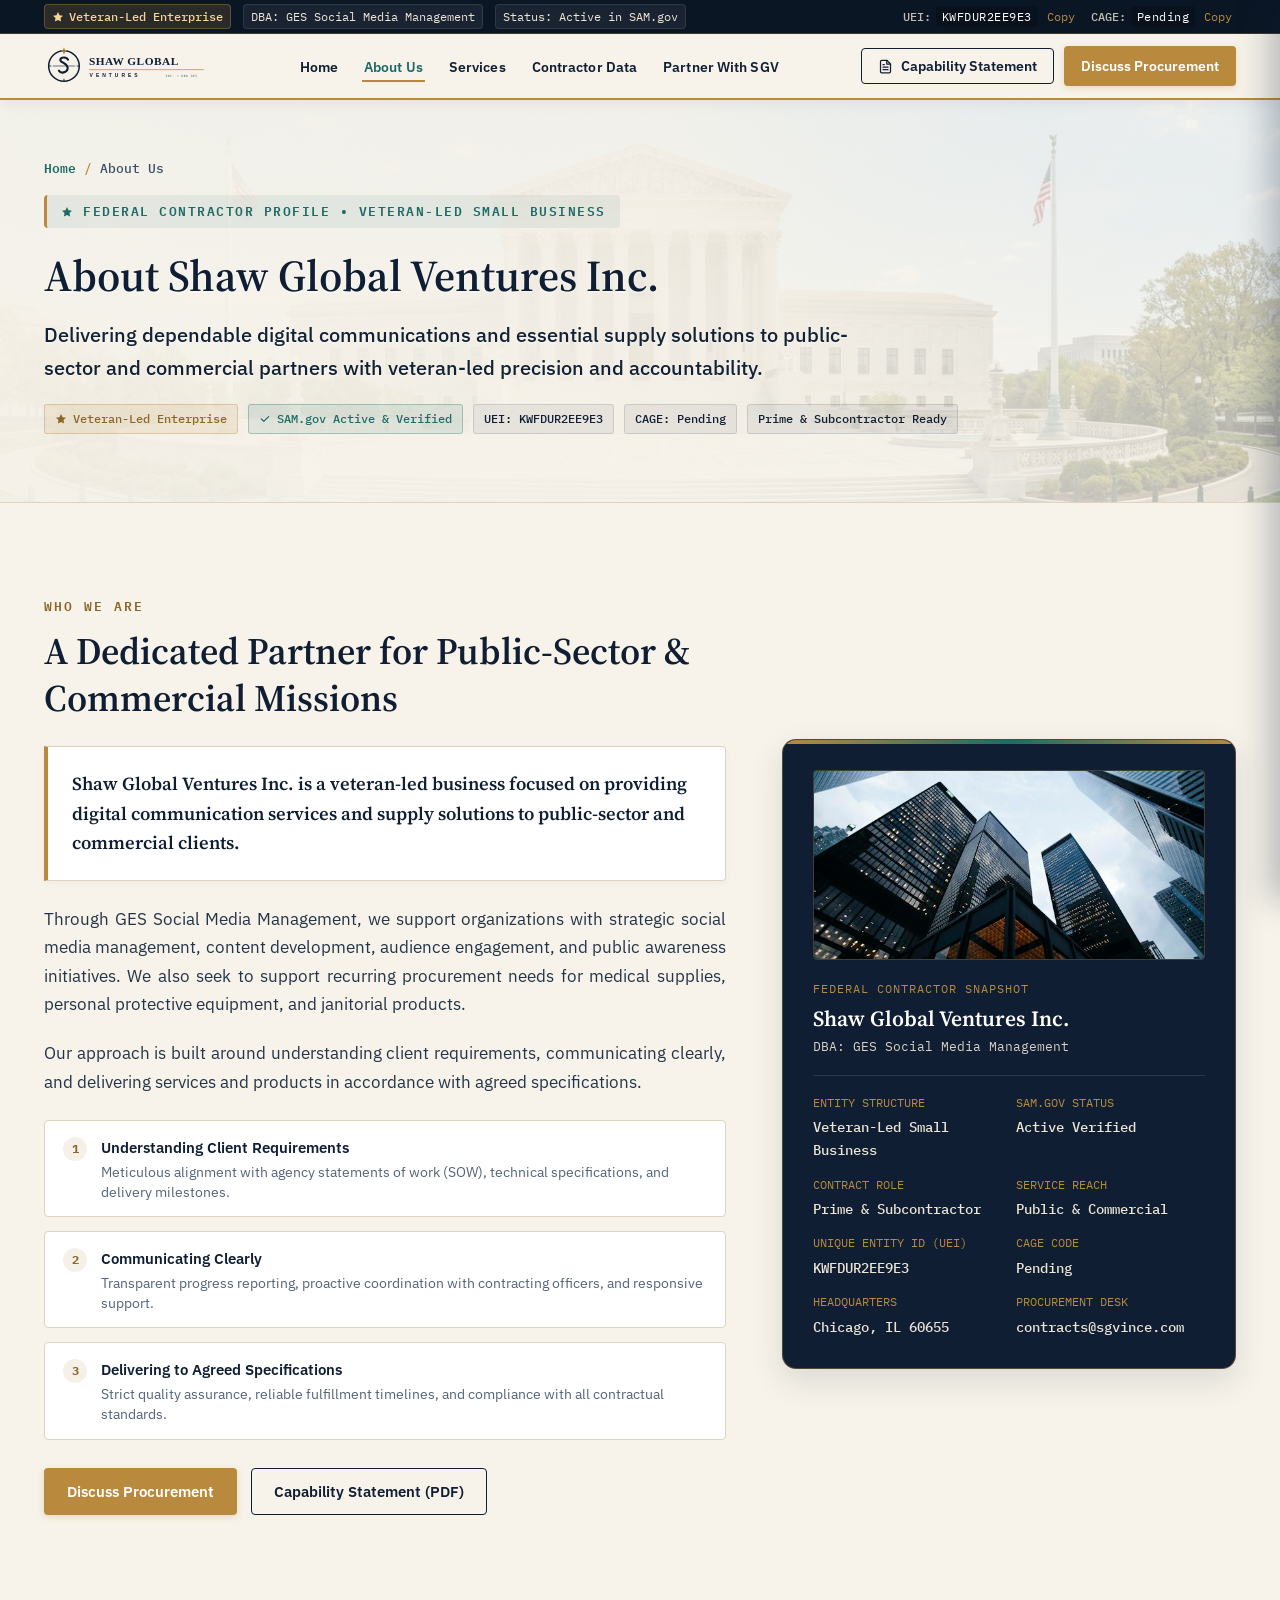
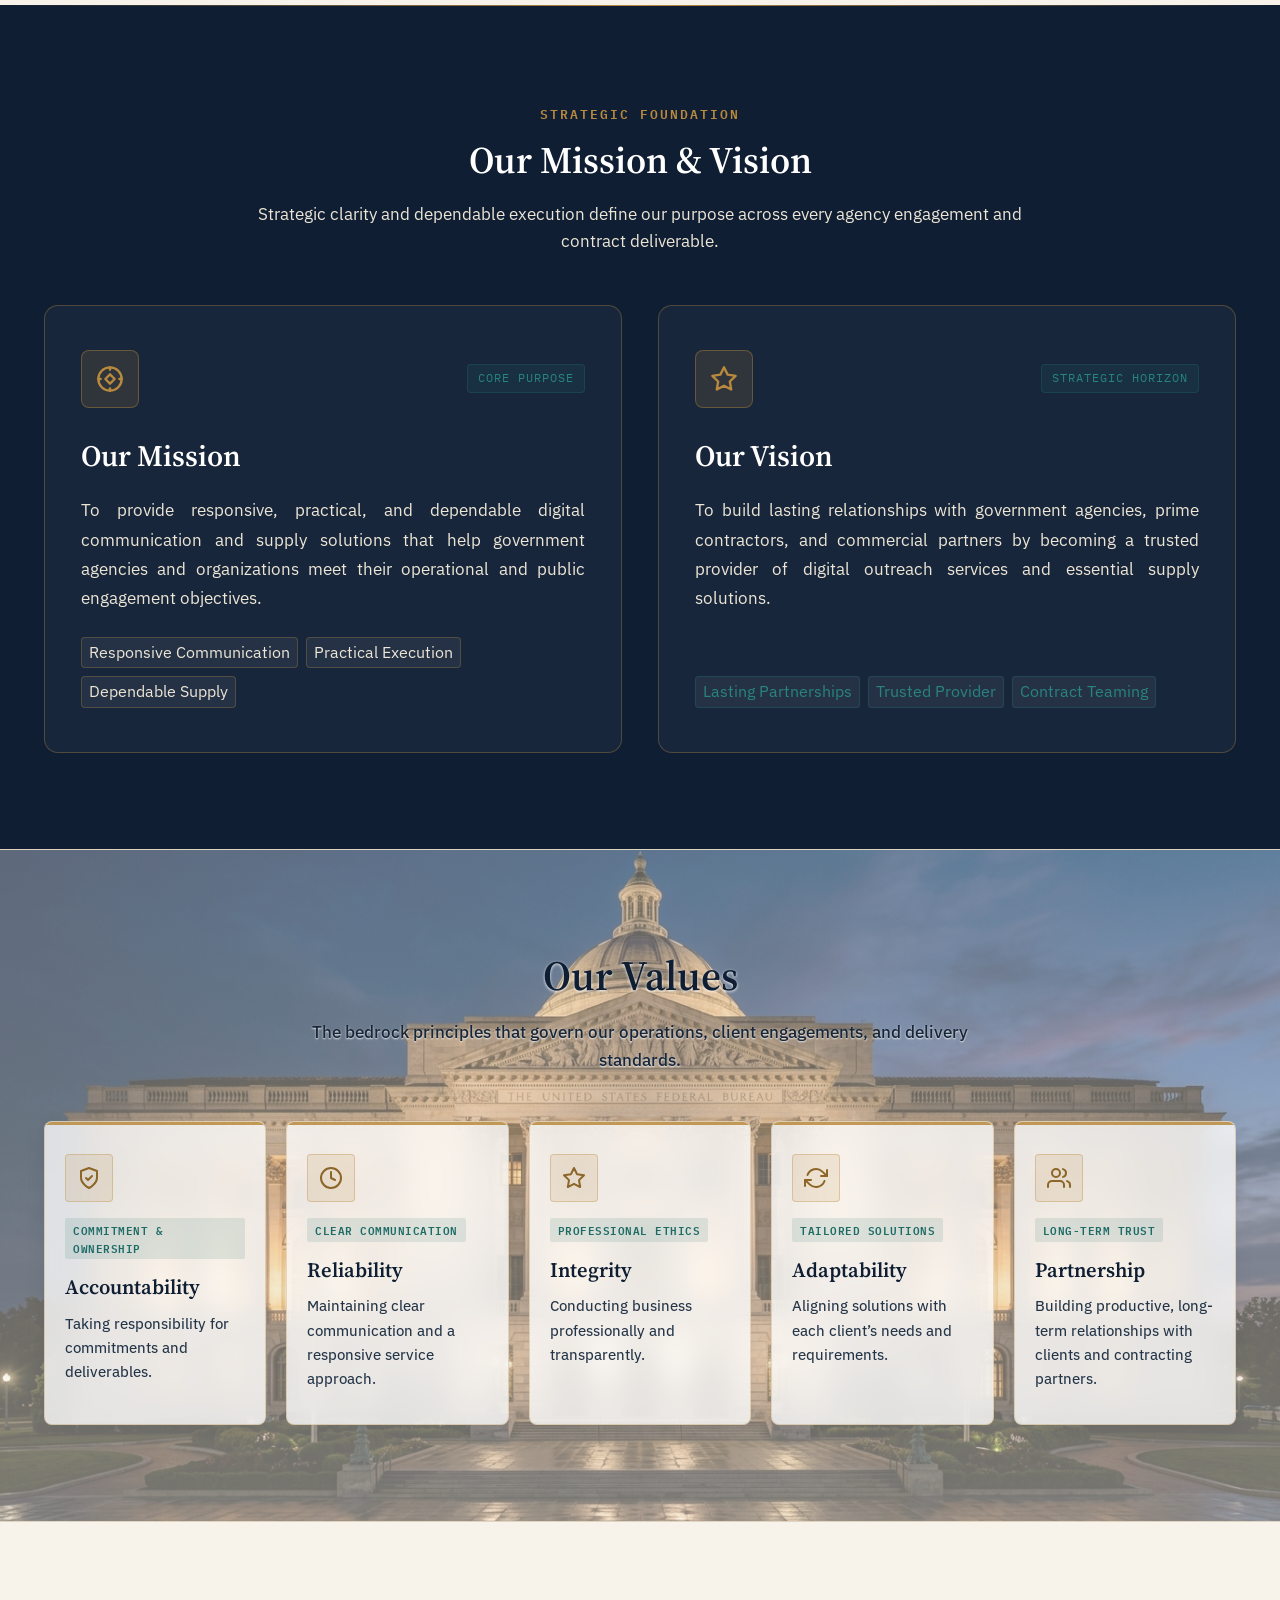
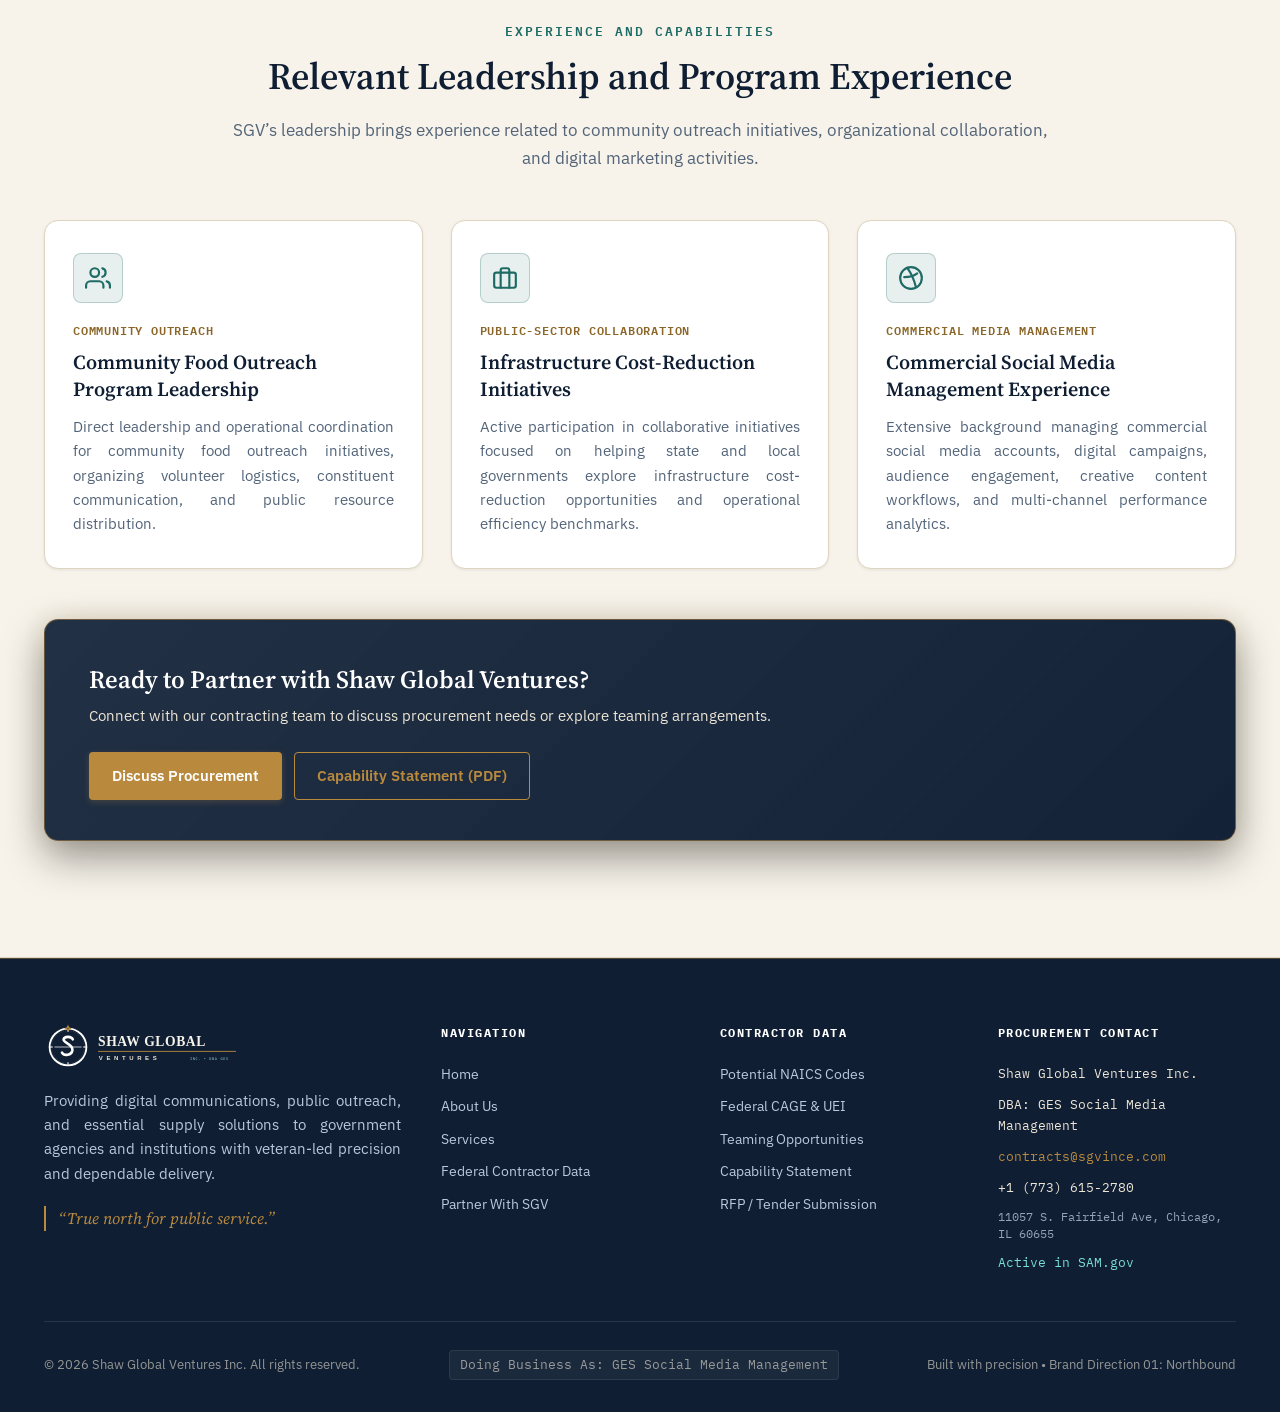
<file: about.html>
<!DOCTYPE html>
<html lang="en">
<head>
  <meta charset="UTF-8">
  <meta name="viewport" content="width=device-width, initial-scale=1.0">
  <meta http-equiv="X-UA-Compatible" content="ie=edge">
  
  <title>About Us | Shaw Global Ventures Inc. — Veteran-Led Digital Communications &amp; Supply Solutions</title>
  <meta name="description" content="Learn about Shaw Global Ventures Inc. (DBA GES Social Media Management) — a veteran-led government contractor delivering digital communications, public outreach, and essential supply solutions.">
  <meta name="keywords" content="About Shaw Global Ventures, GES Social Media Management, Veteran-Led Government Contractor, Mission, Vision, Values, Public Sector Communications, Supply Solutions">
  <meta name="author" content="Shaw Global Ventures Inc.">
  <meta name="robots" content="index, follow">

  <link rel="icon" type="image/svg+xml" href="assets/icon.svg">

  <!-- Core Google Fonts -->
  <link rel="preconnect" href="https://fonts.googleapis.com">
  <link rel="preconnect" href="https://fonts.gstatic.com" crossorigin>
  <link href="https://fonts.googleapis.com/css2?family=IBM+Plex+Mono:ital,wght@0,400;0,500;0,600;1,400&family=IBM+Plex+Sans:ital,wght@0,300;0,400;0,500;0,600;0,700;1,400&family=Source+Serif+4:ital,opsz,wght@0,8..60,400;0,8..60,600;0,8..60,700;1,8..60,400;1,8..60,600&display=swap" rel="stylesheet">

  <link rel="stylesheet" href="css/styles.css">
  
  <!-- Reusable Web Component Engine -->
  <script src="js/components.js"></script>
</head>
<body>

  <!-- ========================================================================
       REUSABLE HEADER & SIDEBAR COMPONENTS
       ======================================================================== -->
  <site-header active="about"></site-header>
  <site-sidebar active="about"></site-sidebar>

  <main id="main-content">
    
    <!-- ========================================================================
         PAGE HERO BANNER
         ======================================================================== -->
    <section class="page-hero" aria-labelledby="about-hero-title">
      <div class="container">
        
        <nav class="breadcrumb-nav" aria-label="Breadcrumb">
          <a href="index.html">Home</a>
          <span class="breadcrumb-separator">/</span>
          <span aria-current="page">About Us</span>
        </nav>

        <span class="hero-eyebrow">
          <svg class="star-icon" width="12" height="12" viewBox="0 0 24 24" fill="currentColor" aria-hidden="true"><polygon points="12 2 15.09 8.26 22 9.27 17 14.14 18.18 21.02 12 17.77 5.82 21.02 7 14.14 2 9.27 8.91 8.26 12 2"/></svg>
          Federal Contractor Profile • Veteran-Led Small Business
        </span>

        <h1 class="page-hero-title" id="about-hero-title">
          About Shaw Global Ventures Inc.
        </h1>

        <p class="page-hero-subtitle">
          Delivering dependable digital communications and essential supply solutions to public-sector and commercial partners with veteran-led precision and accountability.
        </p>

        <!-- Compliance & Verification Meta Ribbon -->
        <div class="about-hero-meta-bar" aria-label="Vendor Verification">
          <span class="about-hero-badge gold">
            <svg width="12" height="12" viewBox="0 0 24 24" fill="currentColor" aria-hidden="true"><polygon points="12 2 15.09 8.26 22 9.27 17 14.14 18.18 21.02 12 17.77 5.82 21.02 7 14.14 2 9.27 8.91 8.26 12 2"/></svg>
            Veteran-Led Enterprise
          </span>
          <span class="about-hero-badge teal">
            <svg width="12" height="12" viewBox="0 0 20 20" fill="currentColor" aria-hidden="true"><path fill-rule="evenodd" d="M16.707 5.293a1 1 0 010 1.414l-8 8a1 1 0 01-1.414 0l-4-4a1 1 0 011.414-1.414L8 12.586l7.293-7.293a1 1 0 011.414 0z" clip-rule="evenodd"/></svg>
            SAM.gov Active &amp; Verified
          </span>
          <span class="about-hero-badge">UEI: KWFDUR2EE9E3</span>
          <span class="about-hero-badge">CAGE: Pending</span>
          <span class="about-hero-badge">Prime &amp; Subcontractor Ready</span>
        </div>

      </div>
    </section>

    <!-- ========================================================================
         SECTION 1: WHO WE ARE
         ======================================================================== -->
    <section class="about-section" aria-labelledby="who-we-are-heading">
      <div class="container">
        <div class="about-grid">
          
          <div>
            <span class="section-eyebrow">Who We Are</span>
            <h2 class="section-title" id="who-we-are-heading" style="text-align: left; margin-bottom: 24px;">
              A Dedicated Partner for Public-Sector &amp; Commercial Missions
            </h2>

            <!-- Core Lead Paragraph Callout -->
            <div class="about-quote-box">
              <p>
                Shaw Global Ventures Inc. is a veteran-led business focused on providing digital communication services and supply solutions to public-sector and commercial clients.
              </p>
            </div>

            <!-- Body Paragraph 2 -->
            <p class="about-body-text">
              Through GES Social Media Management, we support organizations with strategic social media management, content development, audience engagement, and public awareness initiatives. We also seek to support recurring procurement needs for medical supplies, personal protective equipment, and janitorial products.
            </p>

            <!-- Body Paragraph 3 -->
            <p class="about-body-text">
              Our approach is built around understanding client requirements, communicating clearly, and delivering services and products in accordance with agreed specifications.
            </p>

            <!-- 3 Operational Approach Pillars -->
            <div class="about-approach-grid">
              
              <div class="about-approach-item">
                <div class="about-approach-num">1</div>
                <div class="about-approach-content">
                  <h4>Understanding Client Requirements</h4>
                  <p>Meticulous alignment with agency statements of work (SOW), technical specifications, and delivery milestones.</p>
                </div>
              </div>

              <div class="about-approach-item">
                <div class="about-approach-num">2</div>
                <div class="about-approach-content">
                  <h4>Communicating Clearly</h4>
                  <p>Transparent progress reporting, proactive coordination with contracting officers, and responsive support.</p>
                </div>
              </div>

              <div class="about-approach-item">
                <div class="about-approach-num">3</div>
                <div class="about-approach-content">
                  <h4>Delivering to Agreed Specifications</h4>
                  <p>Strict quality assurance, reliable fulfillment timelines, and compliance with all contractual standards.</p>
                </div>
              </div>

            </div>

            <div style="display: flex; gap: 14px; flex-wrap: wrap; margin-top: 28px;">
              <a href="index.html#partner-contact" class="btn btn-brass">
                Discuss Procurement
              </a>
              <button type="button" class="btn btn-outline-midnight" data-open-modal="capability">
                Capability Statement (PDF)
              </button>
            </div>
          </div>

          <!-- Contractor Identity Snapshot Card -->
          <div class="about-card-profile">
            <div class="about-profile-media">
              <img src="assets/contractor-facility.jpg" alt="Commercial and public-sector operations facility">
            </div>

            <div style="margin-bottom: 18px;">
              <div style="font-family: var(--font-mono); font-size: 0.72rem; color: var(--color-brass); letter-spacing: 1px; text-transform: uppercase;">
                Federal Contractor Snapshot
              </div>
              <div style="font-family: var(--font-serif); font-size: 1.35rem; font-weight: 600; color: #fff; margin-top: 4px;">
                Shaw Global Ventures Inc.
              </div>
              <div style="font-family: var(--font-mono); font-size: 0.8rem; color: var(--color-parchment); opacity: 0.9;">
                DBA: GES Social Media Management
              </div>
            </div>

            <div class="about-facts-list">
              <div class="about-fact-item">
                <div class="about-fact-label">Entity Structure</div>
                <div class="about-fact-val">Veteran-Led Small Business</div>
              </div>
              <div class="about-fact-item">
                <div class="about-fact-label">SAM.gov Status</div>
                <div class="about-fact-val">Active Verified</div>
              </div>
              <div class="about-fact-item">
                <div class="about-fact-label">Contract Role</div>
                <div class="about-fact-val">Prime &amp; Subcontractor</div>
              </div>
              <div class="about-fact-item">
                <div class="about-fact-label">Service Reach</div>
                <div class="about-fact-val">Public &amp; Commercial</div>
              </div>
              <div class="about-fact-item">
                <div class="about-fact-label">Unique Entity ID (UEI)</div>
                <div class="about-fact-val">KWFDUR2EE9E3</div>
              </div>
              <div class="about-fact-item">
                <div class="about-fact-label">CAGE Code</div>
                <div class="about-fact-val">Pending</div>
              </div>
              <div class="about-fact-item">
                <div class="about-fact-label">Headquarters</div>
                <div class="about-fact-val">Chicago, IL 60655</div>
              </div>
              <div class="about-fact-item">
                <div class="about-fact-label">Procurement Desk</div>
                <div class="about-fact-val">contracts@sgvince.com</div>
              </div>
            </div>
          </div>

        </div>
      </div>
    </section>

    <!-- ========================================================================
         SECTION 2: OUR MISSION & OUR VISION
         ======================================================================== -->
    <section class="mission-vision-section" aria-labelledby="mission-vision-heading">
      <div class="container">
        
        <div class="section-head" style="margin-bottom: 50px;">
          <span class="section-eyebrow" style="color: var(--color-brass);">Strategic Foundation</span>
          <h2 class="section-title" id="mission-vision-heading" style="color: var(--color-white);">
            Our Mission &amp; Vision
          </h2>
          <p class="section-subtitle" style="color: var(--color-parchment);">
            Strategic clarity and dependable execution define our purpose across every agency engagement and contract deliverable.
          </p>
        </div>

        <div class="mission-vision-grid">
          
          <!-- Our Mission Card -->
          <div class="mv-card">
            <div class="mv-header">
              <div class="mv-icon-box" aria-hidden="true">
                <svg width="28" height="28" viewBox="0 0 24 24" fill="none" stroke="currentColor" stroke-width="2" stroke-linecap="round" stroke-linejoin="round">
                  <circle cx="12" cy="12" r="10"></circle>
                  <polygon points="12 8 8 12 12 16 16 12 12 8"></polygon>
                  <line x1="12" y1="2" x2="12" y2="4"></line>
                  <line x1="12" y1="20" x2="12" y2="22"></line>
                  <line x1="2" y1="12" x2="4" y2="12"></line>
                  <line x1="20" y1="12" x2="22" y2="12"></line>
                </svg>
              </div>
              <span class="mv-badge">Core Purpose</span>
            </div>

            <h3 class="mv-title">Our Mission</h3>
            <p class="mv-desc">
              To provide responsive, practical, and dependable digital communication and supply solutions that help government agencies and organizations meet their operational and public engagement objectives.
            </p>

            <div style="margin-top: 24px; display: flex; gap: 8px; flex-wrap: wrap;">
              <span class="gov-pill" style="background: rgba(255,255,255,0.06); border-color: rgba(185,138,62,0.3); color: var(--color-parchment);">Responsive Communication</span>
              <span class="gov-pill" style="background: rgba(255,255,255,0.06); border-color: rgba(185,138,62,0.3); color: var(--color-parchment);">Practical Execution</span>
              <span class="gov-pill" style="background: rgba(255,255,255,0.06); border-color: rgba(185,138,62,0.3); color: var(--color-parchment);">Dependable Supply</span>
            </div>
          </div>

          <!-- Our Vision Card -->
          <div class="mv-card">
            <div class="mv-header">
              <div class="mv-icon-box" aria-hidden="true">
                <svg width="28" height="28" viewBox="0 0 24 24" fill="none" stroke="currentColor" stroke-width="2" stroke-linecap="round" stroke-linejoin="round">
                  <path d="M12 2l3.09 6.26L22 9.27l-5 4.87 1.18 6.88L12 17.77l-6.18 3.25L7 14.14 2 9.27l6.91-1.01L12 2z"></path>
                </svg>
              </div>
              <span class="mv-badge">Strategic Horizon</span>
            </div>

            <h3 class="mv-title">Our Vision</h3>
            <p class="mv-desc">
              To build lasting relationships with government agencies, prime contractors, and commercial partners by becoming a trusted provider of digital outreach services and essential supply solutions.
            </p>

            <div style="margin-top: 24px; display: flex; gap: 8px; flex-wrap: wrap;">
              <span class="gov-pill" style="background: rgba(255,255,255,0.06); border-color: rgba(30,107,102,0.4); color: var(--color-teal-light);">Lasting Partnerships</span>
              <span class="gov-pill" style="background: rgba(255,255,255,0.06); border-color: rgba(30,107,102,0.4); color: var(--color-teal-light);">Trusted Provider</span>
              <span class="gov-pill" style="background: rgba(255,255,255,0.06); border-color: rgba(30,107,102,0.4); color: var(--color-teal-light);">Contract Teaming</span>
            </div>
          </div>

        </div>

      </div>
    </section>

    <!-- ========================================================================
         SECTION 3: OUR VALUES (The 5 Cornerstones)
         ======================================================================== -->
    <section class="values-container-section" aria-labelledby="values-heading">
      <div class="container">
        
        <div class="section-head" style="margin-bottom: 48px;">
          <!-- <span class="section-eyebrow">Operating Principles</span> -->
          <h2 class="section-title" id="values-heading">
            Our Values
          </h2>
          <p class="section-subtitle">
            The bedrock principles that govern our operations, client engagements, and delivery standards.
          </p>
        </div>

        <div class="values-5-grid">
          
          <!-- Value 1: Accountability -->
          <div class="value-pill-card">
            <div class="value-pill-icon" aria-hidden="true">
              <svg width="24" height="24" viewBox="0 0 24 24" fill="none" stroke="currentColor" stroke-width="2" stroke-linecap="round" stroke-linejoin="round">
                <path d="M12 22s8-4 8-10V5l-8-3-8 3v7c0 6 8 10 8 10z"></path>
                <polyline points="9 12 11 14 15 10"></polyline>
              </svg>
            </div>
            <span class="value-pill-tag">Commitment &amp; Ownership</span>
            <h3 class="value-pill-title">Accountability</h3>
            <p class="value-pill-desc">
              Taking responsibility for commitments and deliverables.
            </p>
          </div>

          <!-- Value 2: Reliability -->
          <div class="value-pill-card">
            <div class="value-pill-icon" aria-hidden="true">
              <svg width="24" height="24" viewBox="0 0 24 24" fill="none" stroke="currentColor" stroke-width="2" stroke-linecap="round" stroke-linejoin="round">
                <circle cx="12" cy="12" r="10"></circle>
                <polyline points="12 6 12 12 16 14"></polyline>
              </svg>
            </div>
            <span class="value-pill-tag">Clear Communication</span>
            <h3 class="value-pill-title">Reliability</h3>
            <p class="value-pill-desc">
              Maintaining clear communication and a responsive service approach.
            </p>
          </div>

          <!-- Value 3: Integrity -->
          <div class="value-pill-card">
            <div class="value-pill-icon" aria-hidden="true">
              <svg width="24" height="24" viewBox="0 0 24 24" fill="none" stroke="currentColor" stroke-width="2" stroke-linecap="round" stroke-linejoin="round">
                <polygon points="12 2 15.09 8.26 22 9.27 17 14.14 18.18 21.02 12 17.77 5.82 21.02 7 14.14 2 9.27 8.91 8.26 12 2"></polygon>
              </svg>
            </div>
            <span class="value-pill-tag">Professional Ethics</span>
            <h3 class="value-pill-title">Integrity</h3>
            <p class="value-pill-desc">
              Conducting business professionally and transparently.
            </p>
          </div>

          <!-- Value 4: Adaptability -->
          <div class="value-pill-card">
            <div class="value-pill-icon" aria-hidden="true">
              <svg width="24" height="24" viewBox="0 0 24 24" fill="none" stroke="currentColor" stroke-width="2" stroke-linecap="round" stroke-linejoin="round">
                <polyline points="23 4 23 10 17 10"></polyline>
                <polyline points="1 20 1 14 7 14"></polyline>
                <path d="M3.51 9a9 9 0 0 1 14.85-3.36L23 10M1 14l4.64 4.36A9 9 0 0 0 20.49 15"></path>
              </svg>
            </div>
            <span class="value-pill-tag">Tailored Solutions</span>
            <h3 class="value-pill-title">Adaptability</h3>
            <p class="value-pill-desc">
              Aligning solutions with each client’s needs and requirements.
            </p>
          </div>

          <!-- Value 5: Partnership -->
          <div class="value-pill-card">
            <div class="value-pill-icon" aria-hidden="true">
              <svg width="24" height="24" viewBox="0 0 24 24" fill="none" stroke="currentColor" stroke-width="2" stroke-linecap="round" stroke-linejoin="round">
                <path d="M17 21v-2a4 4 0 0 0-4-4H5a4 4 0 0 0-4 4v2"></path>
                <circle cx="9" cy="7" r="4"></circle>
                <path d="M23 21v-2a4 4 0 0 0-3-3.87"></path>
                <path d="M16 3.13a4 4 0 0 1 0 7.75"></path>
              </svg>
            </div>
            <span class="value-pill-tag">Long-Term Trust</span>
            <h3 class="value-pill-title">Partnership</h3>
            <p class="value-pill-desc">
              Building productive, long-term relationships with clients and contracting partners.
            </p>
          </div>

        </div>

      </div>
    </section>

    <!-- ========================================================================
         SECTION 4: EXPERIENCE AND CAPABILITIES
         ======================================================================== -->
    <section class="experience-section" id="experience" aria-labelledby="experience-heading">
      <div class="container">
        
        <div class="section-head" style="margin-bottom: 48px;">
          <span class="section-eyebrow" style="color: var(--color-teal); font-weight: 600;">Experience and Capabilities</span>
          <h2 class="section-title" id="experience-heading" style="color: var(--color-midnight);">
            Relevant Leadership and Program Experience
          </h2>
          <p class="section-subtitle">
            SGV’s leadership brings experience related to community outreach initiatives, organizational collaboration, and digital marketing activities.
          </p>
        </div>

        <div class="experience-grid">
          
          <!-- Experience Card 1 -->
          <div class="exp-card">
            <div class="exp-icon-box" aria-hidden="true">
              <svg width="26" height="26" viewBox="0 0 24 24" fill="none" stroke="currentColor" stroke-width="2" stroke-linecap="round" stroke-linejoin="round">
                <path d="M17 21v-2a4 4 0 0 0-4-4H5a4 4 0 0 0-4 4v2"></path>
                <circle cx="9" cy="7" r="4"></circle>
                <path d="M23 21v-2a4 4 0 0 0-3-3.87"></path>
                <path d="M16 3.13a4 4 0 0 1 0 7.75"></path>
              </svg>
            </div>
            <span class="exp-tag">Community Outreach</span>
            <h3 class="exp-title">Community Food Outreach Program Leadership</h3>
            <p class="exp-desc">
              Direct leadership and operational coordination for community food outreach initiatives, organizing volunteer logistics, constituent communication, and public resource distribution.
            </p>
          </div>

          <!-- Experience Card 2 -->
          <div class="exp-card">
            <div class="exp-icon-box" aria-hidden="true">
              <svg width="26" height="26" viewBox="0 0 24 24" fill="none" stroke="currentColor" stroke-width="2" stroke-linecap="round" stroke-linejoin="round">
                <rect x="2" y="7" width="20" height="14" rx="2" ry="2"></rect>
                <path d="M16 21V5a2 2 0 0 0-2-2h-4a2 2 0 0 0-2 2v16"></path>
              </svg>
            </div>
            <span class="exp-tag">Public-Sector Collaboration</span>
            <h3 class="exp-title">Infrastructure Cost-Reduction Initiatives</h3>
            <p class="exp-desc">
              Active participation in collaborative initiatives focused on helping state and local governments explore infrastructure cost-reduction opportunities and operational efficiency benchmarks.
            </p>
          </div>

          <!-- Experience Card 3 -->
          <div class="exp-card">
            <div class="exp-icon-box" aria-hidden="true">
              <svg width="26" height="26" viewBox="0 0 24 24" fill="none" stroke="currentColor" stroke-width="2" stroke-linecap="round" stroke-linejoin="round">
                <circle cx="12" cy="12" r="10"></circle>
                <path d="M8.56 2.75c4.37 6 6 9.42 8 17.72"></path>
                <path d="M17.73 7.73c-3 2.5-7 3.5-12 3.5"></path>
              </svg>
            </div>
            <span class="exp-tag">Commercial Media Management</span>
            <h3 class="exp-title">Commercial Social Media Management Experience</h3>
            <p class="exp-desc">
              Extensive background managing commercial social media accounts, digital campaigns, audience engagement, creative content workflows, and multi-channel performance analytics.
            </p>
          </div>

        </div>

        <!-- Experience Context & Past Performance Disclosure -->
        <!-- <div class="exp-disclosure-box">
          <div style="display: flex; gap: 14px; align-items: flex-start;">
            <svg width="24" height="24" viewBox="0 0 24 24" fill="none" stroke="currentColor" stroke-width="2" stroke-linecap="round" stroke-linejoin="round" style="color: var(--color-teal); flex-shrink: 0; margin-top: 2px;" aria-hidden="true">
              <circle cx="12" cy="12" r="10"></circle>
              <line x1="12" y1="16" x2="12" y2="12"></line>
              <line x1="12" y1="8" x2="12.01" y2="8"></line>
            </svg>
            <div>
              <p style="margin: 0 0 10px 0; font-size: 0.94rem; color: var(--color-midnight); line-height: 1.6;">
                These experiences provide relevant background for the company’s service approach. They should not be interpreted as prior federal contract awards or as contracts performed by SGV unless the work can be documented as such.
              </p>
              <p style="margin: 0; font-size: 0.94rem; color: var(--color-midnight); line-height: 1.6;">
                <strong>Past Performance:</strong> SGV will present verified company past performance as qualifying contracts and references become available.
              </p>
            </div>
          </div>
        </div> -->

        <!-- Executive Teaming / Action Bridge Banner -->
        <div class="about-bridge-banner" style="margin-top: 50px;">
          <div class="about-bridge-text">
            <h3>Ready to Partner with Shaw Global Ventures?</h3>
            <p>Connect with our contracting team to discuss procurement needs or explore teaming arrangements.</p>
          </div>
          <div class="about-bridge-actions">
            <a href="index.html#partner-contact" class="btn btn-brass">
              Discuss Procurement
            </a>
            <button type="button" class="btn btn-outline-brass" data-open-modal="capability">
              Capability Statement (PDF)
            </button>
          </div>
        </div>

      </div>
    </section>

  </main>

  <!-- ========================================================================
       REUSABLE MODAL & FOOTER COMPONENTS
       ======================================================================== -->
  <capability-modal></capability-modal>
  <site-footer></site-footer>

  <!-- Interactive Logic Engine -->
  <script src="js/app.js"></script>
</body>
</html>
</file>
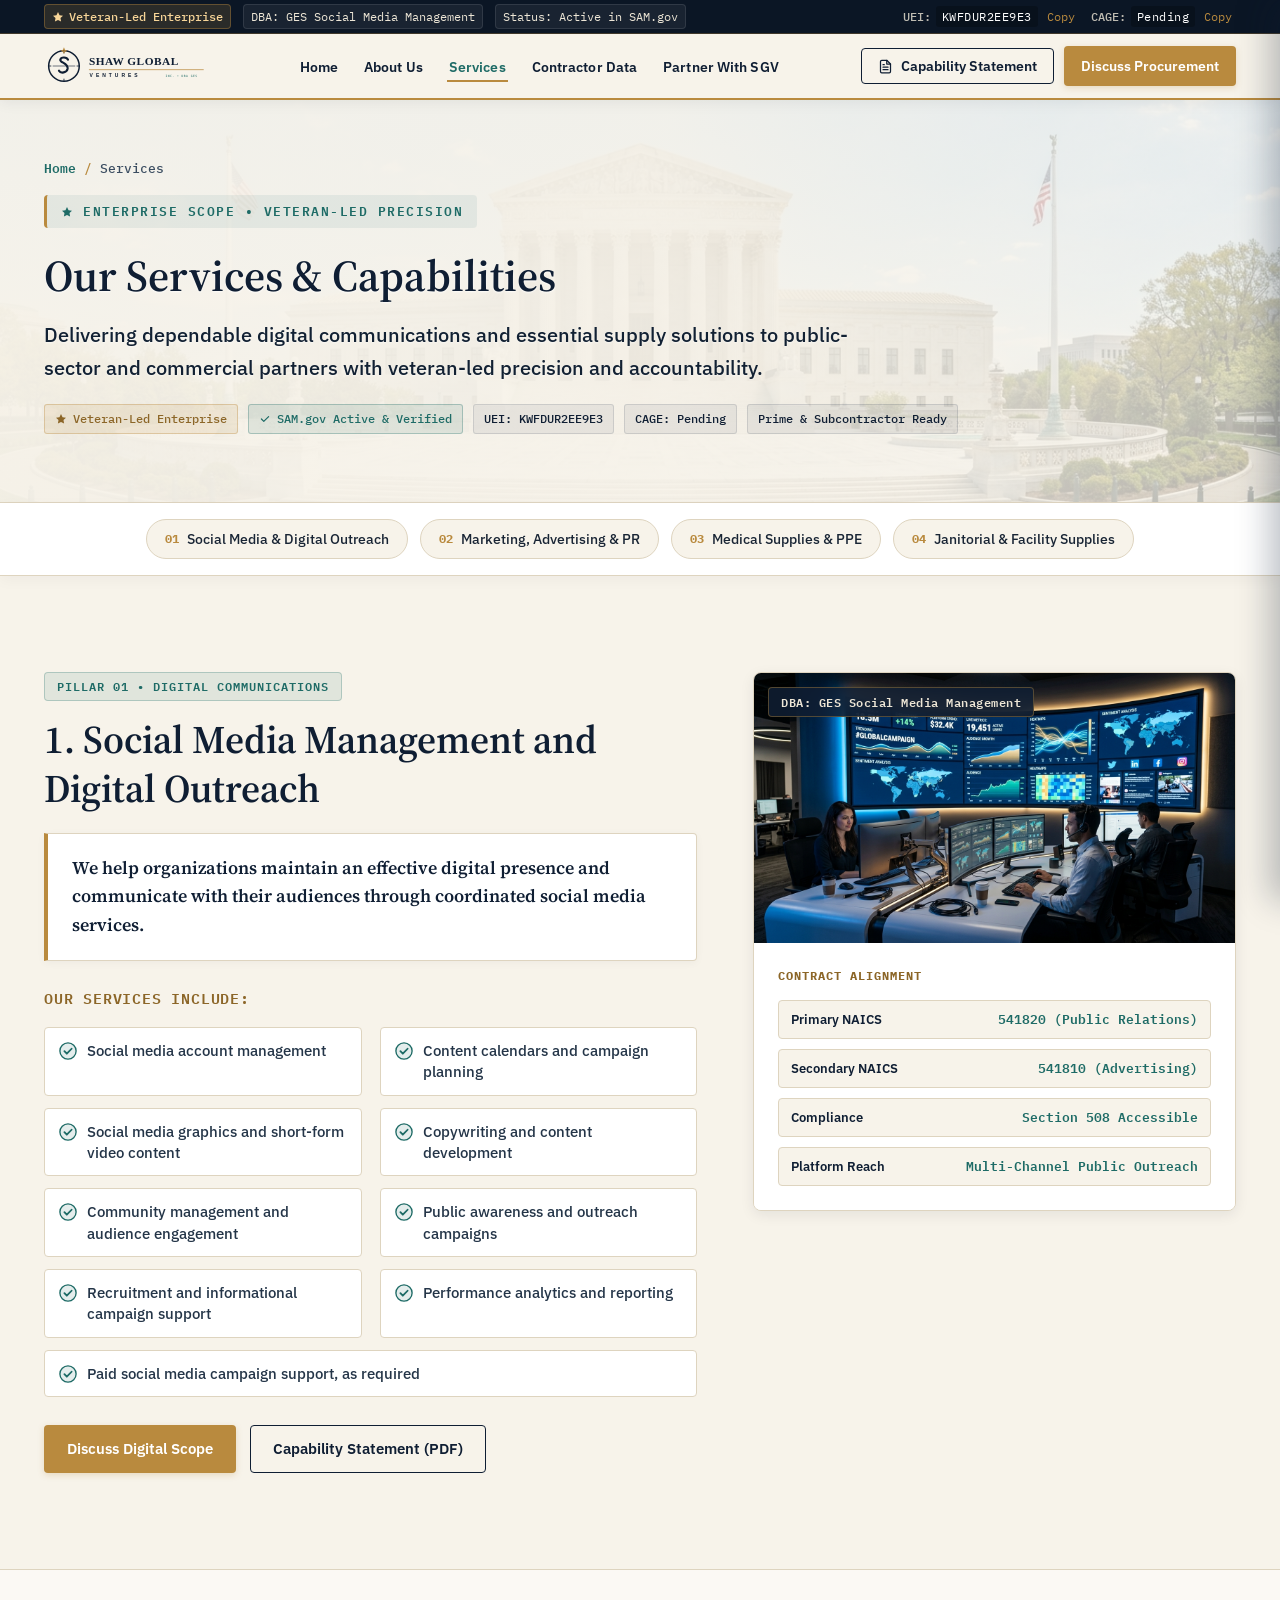
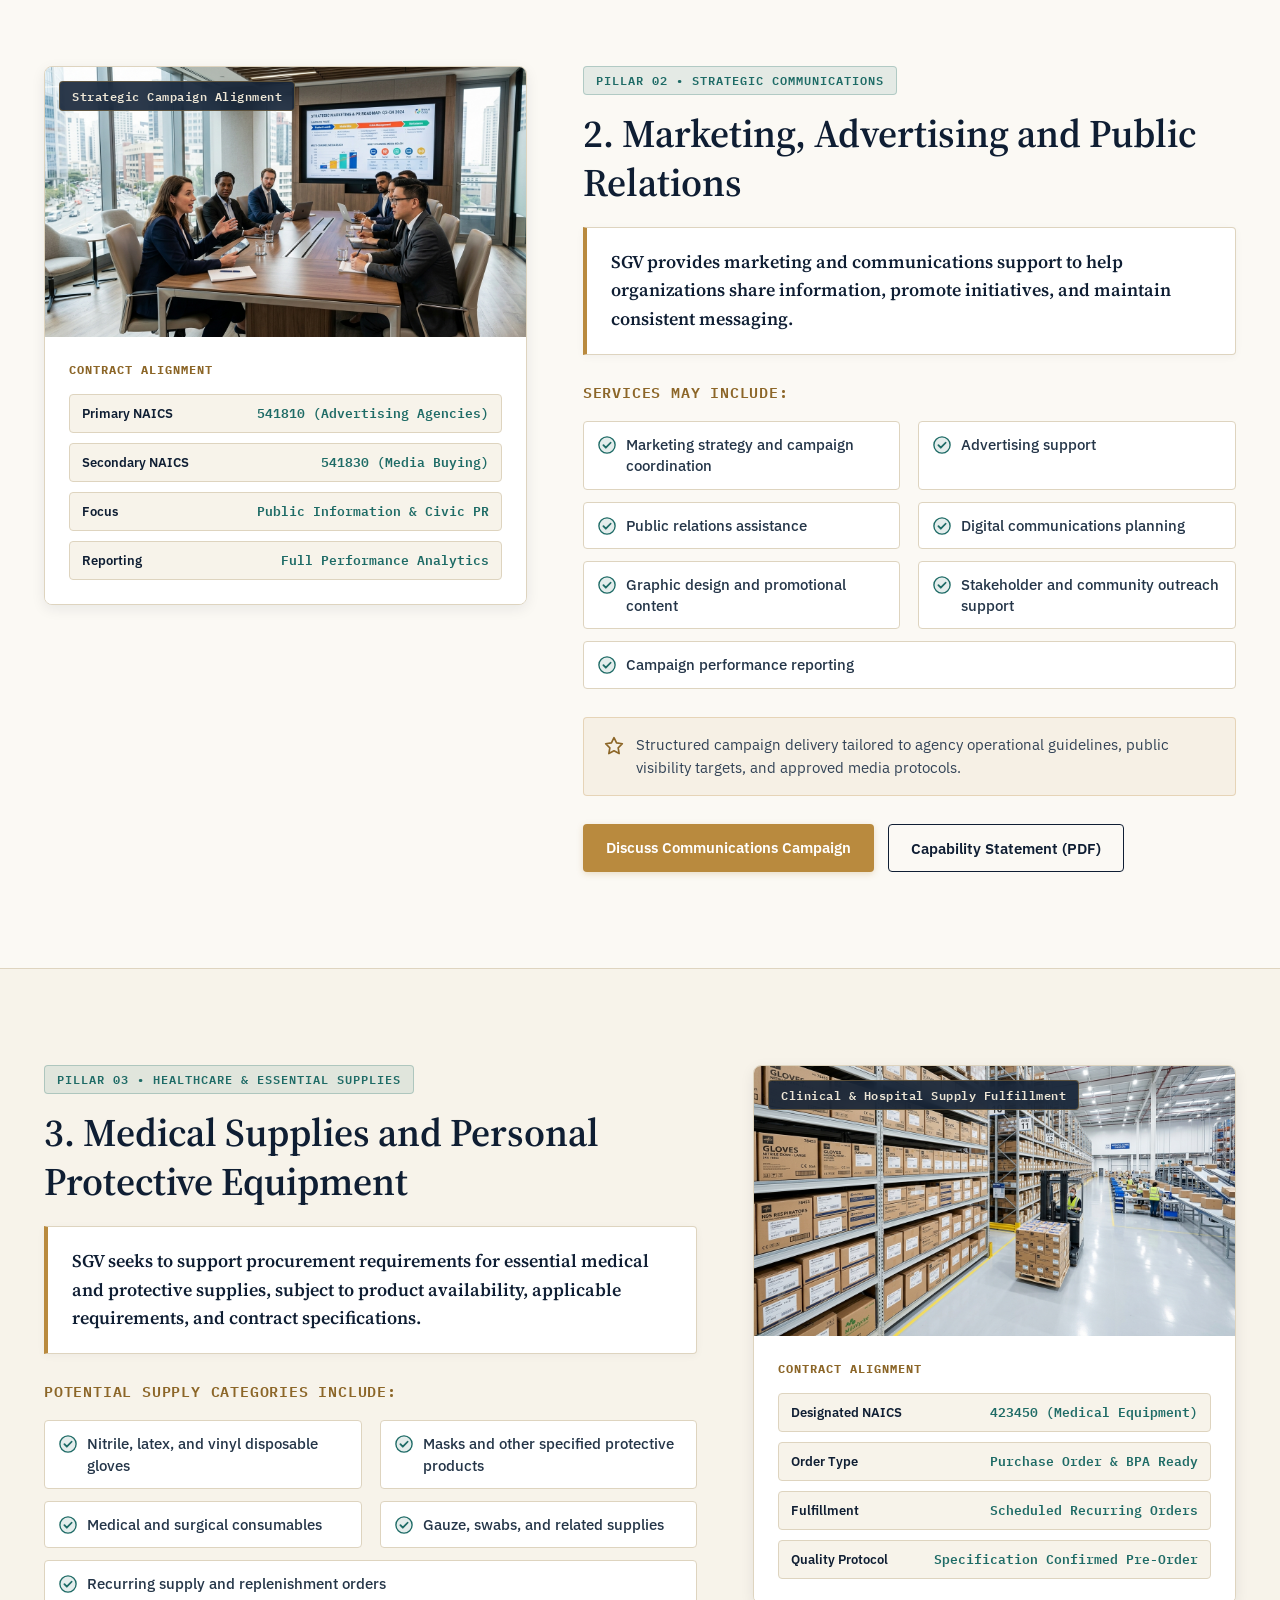
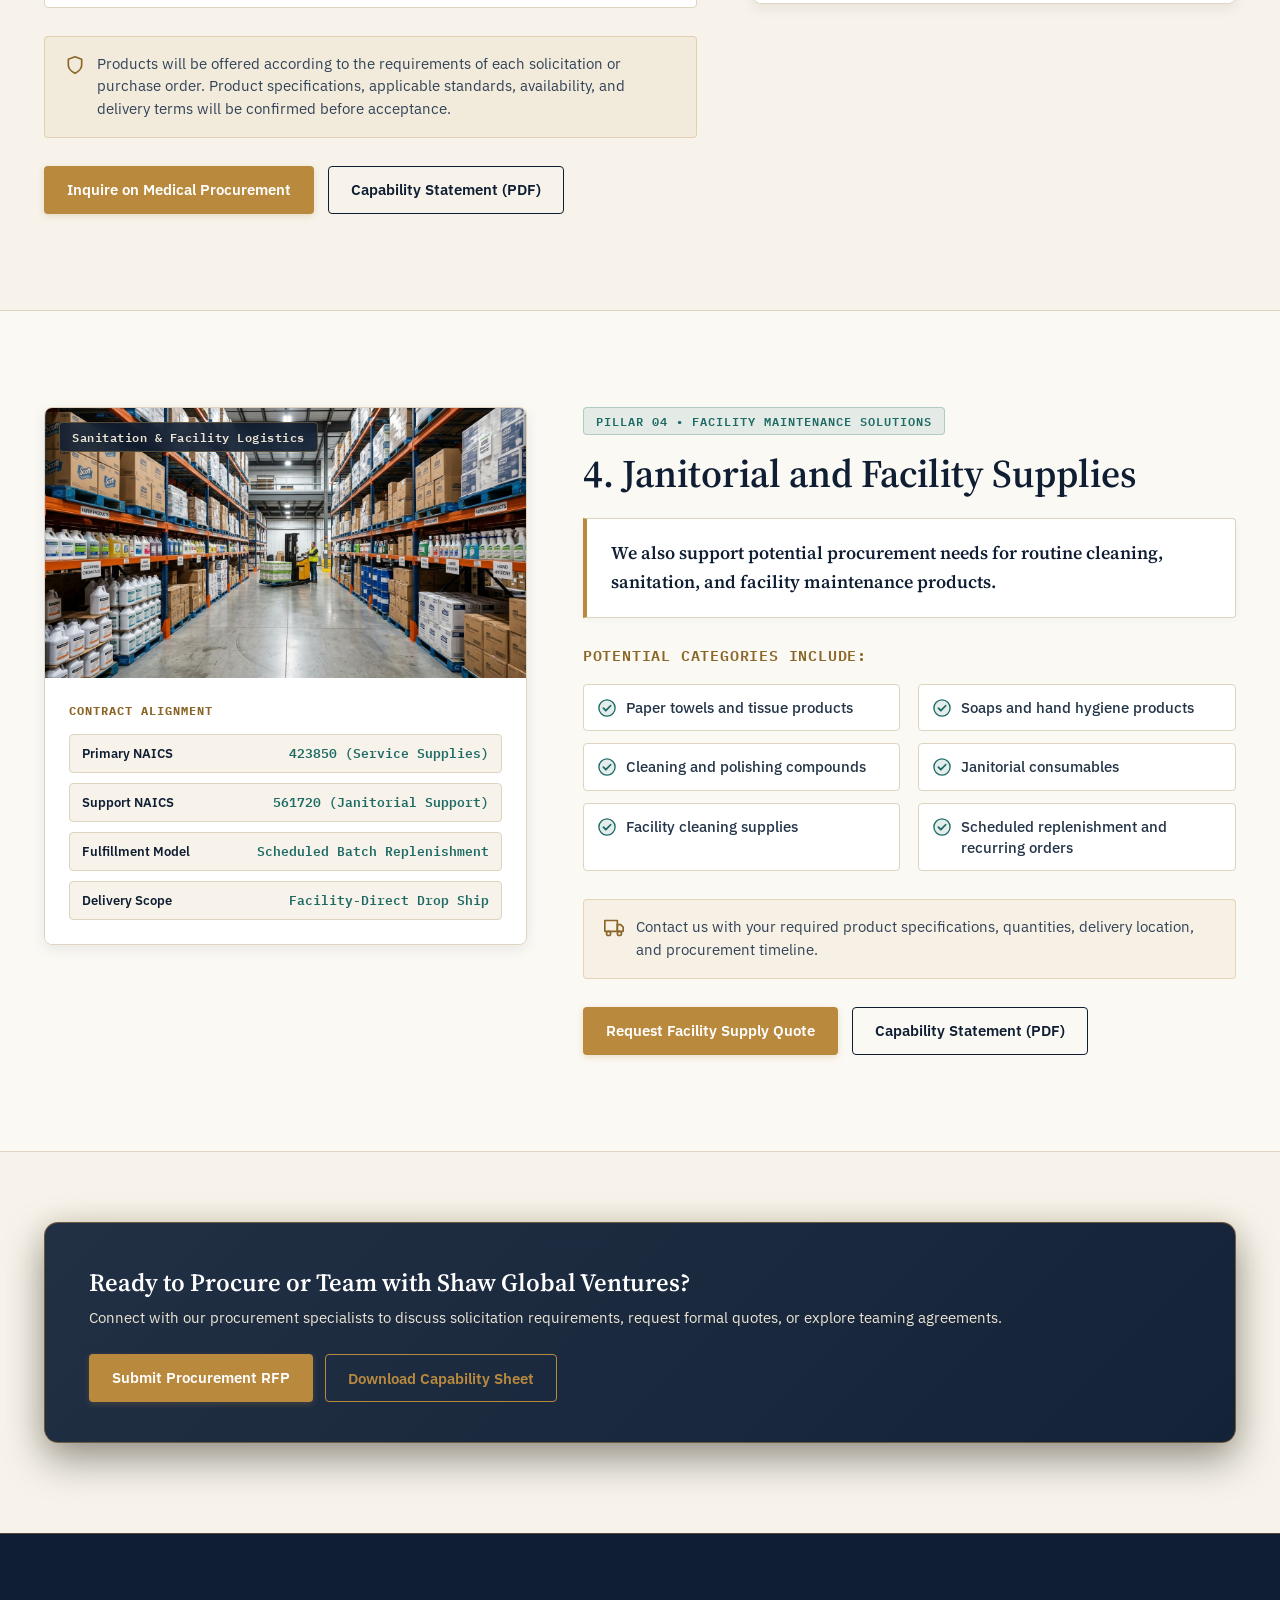
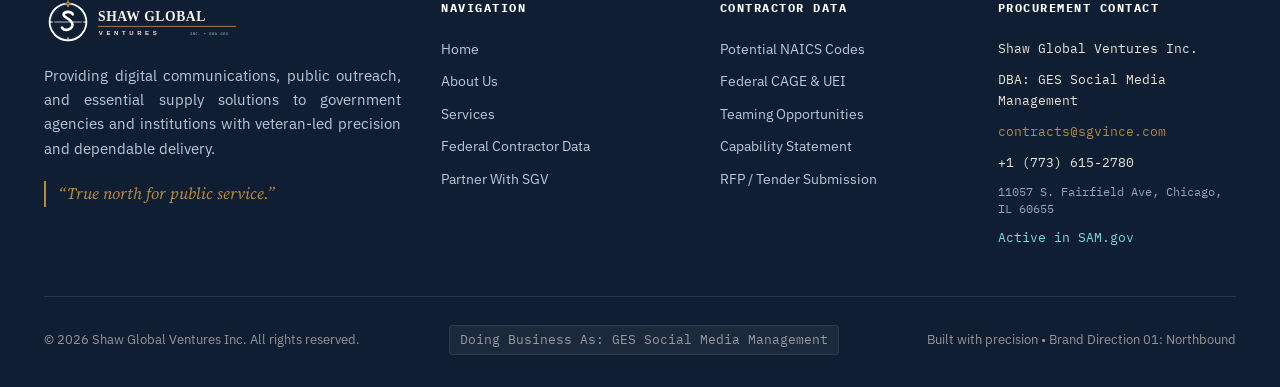
<file: services.html>
<!DOCTYPE html>
<html lang="en">
<head>
  <meta charset="UTF-8">
  <meta name="viewport" content="width=device-width, initial-scale=1.0">
  <meta http-equiv="X-UA-Compatible" content="ie=edge">
  
  <title>Services &amp; Capabilities | Shaw Global Ventures Inc. — Digital Outreach &amp; Supply Solutions</title>
  <meta name="description" content="Explore core capabilities of Shaw Global Ventures Inc. (DBA GES Social Media Management) — social media management, strategic marketing &amp; PR, medical &amp; PPE supplies, and janitorial supplies for public-sector and commercial missions.">
  <meta name="keywords" content="Government Social Media Management, Digital Outreach, Public Relations Contractor, Medical Supplies Procurement, PPE Gloves Masks, Janitorial Facility Supplies, Veteran-Led Small Business, NAICS 541820, NAICS 423450">
  <meta name="author" content="Shaw Global Ventures Inc.">
  <meta name="robots" content="index, follow">

  <link rel="icon" type="image/svg+xml" href="assets/icon.svg">

  <!-- Core Google Fonts -->
  <link rel="preconnect" href="https://fonts.googleapis.com">
  <link rel="preconnect" href="https://fonts.gstatic.com" crossorigin>
  <link href="https://fonts.googleapis.com/css2?family=IBM+Plex+Mono:ital,wght@0,400;0,500;0,600;1,400&family=IBM+Plex+Sans:ital,wght@0,300;0,400;0,500;0,600;0,700;1,400&family=Source+Serif+4:ital,opsz,wght@0,8..60,400;0,8..60,600;0,8..60,700;1,8..60,400;1,8..60,600&display=swap" rel="stylesheet">

  <link rel="stylesheet" href="css/styles.css">
  
  <!-- Reusable Web Component Engine -->
  <script src="js/components.js"></script>
</head>
<body>

  <!-- ========================================================================
       REUSABLE HEADER & SIDEBAR COMPONENTS
       ======================================================================== -->
  <site-header active="services"></site-header>
  <site-sidebar active="services"></site-sidebar>

  <main id="main-content">
    
    <!-- ========================================================================
         PAGE HERO BANNER
         ======================================================================== -->
    <section class="page-hero" aria-labelledby="services-hero-title">
      <div class="container">
        
        <nav class="breadcrumb-nav" aria-label="Breadcrumb">
          <a href="index.html">Home</a>
          <span class="breadcrumb-separator">/</span>
          <span aria-current="page">Services</span>
        </nav>

        <span class="hero-eyebrow">
          <svg class="star-icon" width="12" height="12" viewBox="0 0 24 24" fill="currentColor" aria-hidden="true"><polygon points="12 2 15.09 8.26 22 9.27 17 14.14 18.18 21.02 12 17.77 5.82 21.02 7 14.14 2 9.27 8.91 8.26 12 2"/></svg>
          Enterprise Scope • Veteran-Led Precision
        </span>

        <h1 class="page-hero-title" id="services-hero-title">
          Our Services &amp; Capabilities
        </h1>

        <p class="page-hero-subtitle">
          Delivering dependable digital communications and essential supply solutions to public-sector and commercial partners with veteran-led precision and accountability.
        </p>

        <!-- Compliance & Verification Meta Ribbon -->
        <div class="about-hero-meta-bar" aria-label="Vendor Verification">
          <span class="about-hero-badge gold">
            <svg width="12" height="12" viewBox="0 0 24 24" fill="currentColor" aria-hidden="true"><polygon points="12 2 15.09 8.26 22 9.27 17 14.14 18.18 21.02 12 17.77 5.82 21.02 7 14.14 2 9.27 8.91 8.26 12 2"/></svg>
            Veteran-Led Enterprise
          </span>
          <span class="about-hero-badge teal">
            <svg width="12" height="12" viewBox="0 0 20 20" fill="currentColor" aria-hidden="true"><path fill-rule="evenodd" d="M16.707 5.293a1 1 0 010 1.414l-8 8a1 1 0 01-1.414 0l-4-4a1 1 0 011.414-1.414L8 12.586l7.293-7.293a1 1 0 011.414 0z" clip-rule="evenodd"/></svg>
            SAM.gov Active &amp; Verified
          </span>
          <span class="about-hero-badge">UEI: KWFDUR2EE9E3</span>
          <span class="about-hero-badge">CAGE: Pending</span>
          <span class="about-hero-badge">Prime &amp; Subcontractor Ready</span>
        </div>

      </div>
    </section>

    <!-- ========================================================================
         SERVICES QUICK JUMP NAVIGATION BAR
         ======================================================================== -->
    <nav class="services-jump-bar" aria-label="Service areas quick jump">
      <div class="container">
        <ul class="services-jump-menu">
          <li>
            <a href="#digital-outreach" class="services-jump-link">
              <span class="jump-num">01</span>
              <span>Social Media &amp; Digital Outreach</span>
            </a>
          </li>
          <li>
            <a href="#marketing-pr" class="services-jump-link">
              <span class="jump-num">02</span>
              <span>Marketing, Advertising &amp; PR</span>
            </a>
          </li>
          <li>
            <a href="#medical-supplies" class="services-jump-link">
              <span class="jump-num">03</span>
              <span>Medical Supplies &amp; PPE</span>
            </a>
          </li>
          <li>
            <a href="#janitorial-supplies" class="services-jump-link">
              <span class="jump-num">04</span>
              <span>Janitorial &amp; Facility Supplies</span>
            </a>
          </li>
        </ul>
      </div>
    </nav>

    <!-- ========================================================================
         PILLAR 1: Social Media Management and Digital Outreach
         ======================================================================== -->
    <section class="service-detail-section" id="digital-outreach" aria-labelledby="service-1-heading">
      <div class="container">
        <div class="service-detail-grid">
          
          <div class="service-content-col">
            <span class="service-pillar-badge">
              Pillar 01 • Digital Communications
            </span>
            
            <h2 class="service-pillar-title" id="service-1-heading">
              1. Social Media Management and Digital Outreach
            </h2>

            <!-- Core Lead Introduction -->
            <div class="service-lead-intro">
              <p>
                We help organizations maintain an effective digital presence and communicate with their audiences through coordinated social media services.
              </p>
            </div>

            <div class="service-checklist-title">Our services include:</div>

            <!-- Bullet List Items Grid -->
            <ul class="service-checklist-grid">
              <li class="service-check-item">
                <svg class="service-check-icon" width="18" height="18" viewBox="0 0 20 20" fill="none" aria-hidden="true">
                  <circle cx="10" cy="10" r="9" fill="rgba(30, 107, 102, 0.12)" stroke="currentColor" stroke-width="1.5"/>
                  <path d="M6 10.2L8.7 13L14 7.5" stroke="currentColor" stroke-width="2" stroke-linecap="round" stroke-linejoin="round"/>
                </svg>
                <span>Social media account management</span>
              </li>
              <li class="service-check-item">
                <svg class="service-check-icon" width="18" height="18" viewBox="0 0 20 20" fill="none" aria-hidden="true">
                  <circle cx="10" cy="10" r="9" fill="rgba(30, 107, 102, 0.12)" stroke="currentColor" stroke-width="1.5"/>
                  <path d="M6 10.2L8.7 13L14 7.5" stroke="currentColor" stroke-width="2" stroke-linecap="round" stroke-linejoin="round"/>
                </svg>
                <span>Content calendars and campaign planning</span>
              </li>
              <li class="service-check-item">
                <svg class="service-check-icon" width="18" height="18" viewBox="0 0 20 20" fill="none" aria-hidden="true">
                  <circle cx="10" cy="10" r="9" fill="rgba(30, 107, 102, 0.12)" stroke="currentColor" stroke-width="1.5"/>
                  <path d="M6 10.2L8.7 13L14 7.5" stroke="currentColor" stroke-width="2" stroke-linecap="round" stroke-linejoin="round"/>
                </svg>
                <span>Social media graphics and short-form video content</span>
              </li>
              <li class="service-check-item">
                <svg class="service-check-icon" width="18" height="18" viewBox="0 0 20 20" fill="none" aria-hidden="true">
                  <circle cx="10" cy="10" r="9" fill="rgba(30, 107, 102, 0.12)" stroke="currentColor" stroke-width="1.5"/>
                  <path d="M6 10.2L8.7 13L14 7.5" stroke="currentColor" stroke-width="2" stroke-linecap="round" stroke-linejoin="round"/>
                </svg>
                <span>Copywriting and content development</span>
              </li>
              <li class="service-check-item">
                <svg class="service-check-icon" width="18" height="18" viewBox="0 0 20 20" fill="none" aria-hidden="true">
                  <circle cx="10" cy="10" r="9" fill="rgba(30, 107, 102, 0.12)" stroke="currentColor" stroke-width="1.5"/>
                  <path d="M6 10.2L8.7 13L14 7.5" stroke="currentColor" stroke-width="2" stroke-linecap="round" stroke-linejoin="round"/>
                </svg>
                <span>Community management and audience engagement</span>
              </li>
              <li class="service-check-item">
                <svg class="service-check-icon" width="18" height="18" viewBox="0 0 20 20" fill="none" aria-hidden="true">
                  <circle cx="10" cy="10" r="9" fill="rgba(30, 107, 102, 0.12)" stroke="currentColor" stroke-width="1.5"/>
                  <path d="M6 10.2L8.7 13L14 7.5" stroke="currentColor" stroke-width="2" stroke-linecap="round" stroke-linejoin="round"/>
                </svg>
                <span>Public awareness and outreach campaigns</span>
              </li>
              <li class="service-check-item">
                <svg class="service-check-icon" width="18" height="18" viewBox="0 0 20 20" fill="none" aria-hidden="true">
                  <circle cx="10" cy="10" r="9" fill="rgba(30, 107, 102, 0.12)" stroke="currentColor" stroke-width="1.5"/>
                  <path d="M6 10.2L8.7 13L14 7.5" stroke="currentColor" stroke-width="2" stroke-linecap="round" stroke-linejoin="round"/>
                </svg>
                <span>Recruitment and informational campaign support</span>
              </li>
              <li class="service-check-item">
                <svg class="service-check-icon" width="18" height="18" viewBox="0 0 20 20" fill="none" aria-hidden="true">
                  <circle cx="10" cy="10" r="9" fill="rgba(30, 107, 102, 0.12)" stroke="currentColor" stroke-width="1.5"/>
                  <path d="M6 10.2L8.7 13L14 7.5" stroke="currentColor" stroke-width="2" stroke-linecap="round" stroke-linejoin="round"/>
                </svg>
                <span>Performance analytics and reporting</span>
              </li>
              <li class="service-check-item" style="grid-column: 1 / -1;">
                <svg class="service-check-icon" width="18" height="18" viewBox="0 0 20 20" fill="none" aria-hidden="true">
                  <circle cx="10" cy="10" r="9" fill="rgba(30, 107, 102, 0.12)" stroke="currentColor" stroke-width="1.5"/>
                  <path d="M6 10.2L8.7 13L14 7.5" stroke="currentColor" stroke-width="2" stroke-linecap="round" stroke-linejoin="round"/>
                </svg>
                <span>Paid social media campaign support, as required</span>
              </li>
            </ul>

            <!-- Tailored Approach Outro Note -->
            <!-- <div class="service-outro-box">
              <svg width="20" height="20" viewBox="0 0 24 24" fill="none" stroke="currentColor" stroke-width="2" stroke-linecap="round" stroke-linejoin="round" aria-hidden="true">
                <circle cx="12" cy="12" r="10"></circle>
                <line x1="12" y1="16" x2="12" y2="12"></line>
                <line x1="12" y1="8" x2="12.01" y2="8"></line>
              </svg>
              <span>We tailor our approach to the client’s communication goals, audience, platform requirements, and approved messaging.</span>
            </div> -->

            <!-- Action CTAs -->
            <div class="service-action-row">
              <a href="index.html#partner-contact" class="btn btn-brass">
                Discuss Digital Scope
              </a>
              <button type="button" class="btn btn-outline-midnight" data-open-modal="capability">
                Capability Statement (PDF)
              </button>
            </div>
          </div>

          <!-- Media & Contract Specs Column -->
          <div class="service-media-col">
            <div class="service-media-card">
              <div class="service-media-box">
                <img src="assets/service-digital.jpg" alt="Digital Communications Command Operations Center">
                <span class="service-media-tag">DBA: GES Social Media Management</span>
              </div>
              <div class="service-specs-card">
                <div class="service-spec-heading">Contract Alignment</div>
                <ul class="service-spec-list">
                  <li class="service-spec-row">
                    <span class="service-spec-label">Primary NAICS</span>
                    <span class="service-spec-val">541820 (Public Relations)</span>
                  </li>
                  <li class="service-spec-row">
                    <span class="service-spec-label">Secondary NAICS</span>
                    <span class="service-spec-val">541810 (Advertising)</span>
                  </li>
                  <li class="service-spec-row">
                    <span class="service-spec-label">Compliance</span>
                    <span class="service-spec-val">Section 508 Accessible</span>
                  </li>
                  <li class="service-spec-row">
                    <span class="service-spec-label">Platform Reach</span>
                    <span class="service-spec-val">Multi-Channel Public Outreach</span>
                  </li>
                </ul>
              </div>
            </div>
          </div>

        </div>
      </div>
    </section>

    <!-- ========================================================================
         PILLAR 2: Marketing, Advertising and Public Relations
         ======================================================================== -->
    <section class="service-detail-section alt-bg" id="marketing-pr" aria-labelledby="service-2-heading">
      <div class="container">
        <div class="service-detail-grid reverse">
          
          <div class="service-content-col">
            <span class="service-pillar-badge">
              Pillar 02 • Strategic Communications
            </span>
            
            <h2 class="service-pillar-title" id="service-2-heading">
              2. Marketing, Advertising and Public Relations
            </h2>

            <!-- Core Lead Introduction -->
            <div class="service-lead-intro">
              <p>
                SGV provides marketing and communications support to help organizations share information, promote initiatives, and maintain consistent messaging.
              </p>
            </div>

            <div class="service-checklist-title">Services may include:</div>

            <!-- Bullet List Items Grid -->
            <ul class="service-checklist-grid">
              <li class="service-check-item">
                <svg class="service-check-icon" width="18" height="18" viewBox="0 0 20 20" fill="none" aria-hidden="true">
                  <circle cx="10" cy="10" r="9" fill="rgba(30, 107, 102, 0.12)" stroke="currentColor" stroke-width="1.5"/>
                  <path d="M6 10.2L8.7 13L14 7.5" stroke="currentColor" stroke-width="2" stroke-linecap="round" stroke-linejoin="round"/>
                </svg>
                <span>Marketing strategy and campaign coordination</span>
              </li>
              <li class="service-check-item">
                <svg class="service-check-icon" width="18" height="18" viewBox="0 0 20 20" fill="none" aria-hidden="true">
                  <circle cx="10" cy="10" r="9" fill="rgba(30, 107, 102, 0.12)" stroke="currentColor" stroke-width="1.5"/>
                  <path d="M6 10.2L8.7 13L14 7.5" stroke="currentColor" stroke-width="2" stroke-linecap="round" stroke-linejoin="round"/>
                </svg>
                <span>Advertising support</span>
              </li>
              <li class="service-check-item">
                <svg class="service-check-icon" width="18" height="18" viewBox="0 0 20 20" fill="none" aria-hidden="true">
                  <circle cx="10" cy="10" r="9" fill="rgba(30, 107, 102, 0.12)" stroke="currentColor" stroke-width="1.5"/>
                  <path d="M6 10.2L8.7 13L14 7.5" stroke="currentColor" stroke-width="2" stroke-linecap="round" stroke-linejoin="round"/>
                </svg>
                <span>Public relations assistance</span>
              </li>
              <li class="service-check-item">
                <svg class="service-check-icon" width="18" height="18" viewBox="0 0 20 20" fill="none" aria-hidden="true">
                  <circle cx="10" cy="10" r="9" fill="rgba(30, 107, 102, 0.12)" stroke="currentColor" stroke-width="1.5"/>
                  <path d="M6 10.2L8.7 13L14 7.5" stroke="currentColor" stroke-width="2" stroke-linecap="round" stroke-linejoin="round"/>
                </svg>
                <span>Digital communications planning</span>
              </li>
              <li class="service-check-item">
                <svg class="service-check-icon" width="18" height="18" viewBox="0 0 20 20" fill="none" aria-hidden="true">
                  <circle cx="10" cy="10" r="9" fill="rgba(30, 107, 102, 0.12)" stroke="currentColor" stroke-width="1.5"/>
                  <path d="M6 10.2L8.7 13L14 7.5" stroke="currentColor" stroke-width="2" stroke-linecap="round" stroke-linejoin="round"/>
                </svg>
                <span>Graphic design and promotional content</span>
              </li>
              <li class="service-check-item">
                <svg class="service-check-icon" width="18" height="18" viewBox="0 0 20 20" fill="none" aria-hidden="true">
                  <circle cx="10" cy="10" r="9" fill="rgba(30, 107, 102, 0.12)" stroke="currentColor" stroke-width="1.5"/>
                  <path d="M6 10.2L8.7 13L14 7.5" stroke="currentColor" stroke-width="2" stroke-linecap="round" stroke-linejoin="round"/>
                </svg>
                <span>Stakeholder and community outreach support</span>
              </li>
              <li class="service-check-item" style="grid-column: 1 / -1;">
                <svg class="service-check-icon" width="18" height="18" viewBox="0 0 20 20" fill="none" aria-hidden="true">
                  <circle cx="10" cy="10" r="9" fill="rgba(30, 107, 102, 0.12)" stroke="currentColor" stroke-width="1.5"/>
                  <path d="M6 10.2L8.7 13L14 7.5" stroke="currentColor" stroke-width="2" stroke-linecap="round" stroke-linejoin="round"/>
                </svg>
                <span>Campaign performance reporting</span>
              </li>
            </ul>

            <!-- Tailored Approach Outro Note -->
            <div class="service-outro-box">
              <svg width="20" height="20" viewBox="0 0 24 24" fill="none" stroke="currentColor" stroke-width="2" stroke-linecap="round" stroke-linejoin="round" aria-hidden="true">
                <polygon points="12 2 15.09 8.26 22 9.27 17 14.14 18.18 21.02 12 17.77 5.82 21.02 7 14.14 2 9.27 8.91 8.26 12 2"></polygon>
              </svg>
              <span>Structured campaign delivery tailored to agency operational guidelines, public visibility targets, and approved media protocols.</span>
            </div>

            <!-- Action CTAs -->
            <div class="service-action-row">
              <a href="index.html#partner-contact" class="btn btn-brass">
                Discuss Communications Campaign
              </a>
              <button type="button" class="btn btn-outline-midnight" data-open-modal="capability">
                Capability Statement (PDF)
              </button>
            </div>
          </div>

          <!-- Media & Contract Specs Column -->
          <div class="service-media-col">
            <div class="service-media-card">
              <div class="service-media-box">
                <img src="assets/service-pr.jpg" alt="Strategic Communications & PR Roadmap Conference Meeting">
                <span class="service-media-tag">Strategic Campaign Alignment</span>
              </div>
              <div class="service-specs-card">
                <div class="service-spec-heading">Contract Alignment</div>
                <ul class="service-spec-list">
                  <li class="service-spec-row">
                    <span class="service-spec-label">Primary NAICS</span>
                    <span class="service-spec-val">541810 (Advertising Agencies)</span>
                  </li>
                  <li class="service-spec-row">
                    <span class="service-spec-label">Secondary NAICS</span>
                    <span class="service-spec-val">541830 (Media Buying)</span>
                  </li>
                  <li class="service-spec-row">
                    <span class="service-spec-label">Focus</span>
                    <span class="service-spec-val">Public Information &amp; Civic PR</span>
                  </li>
                  <li class="service-spec-row">
                    <span class="service-spec-label">Reporting</span>
                    <span class="service-spec-val">Full Performance Analytics</span>
                  </li>
                </ul>
              </div>
            </div>
          </div>

        </div>
      </div>
    </section>

    <!-- ========================================================================
         PILLAR 3: Medical Supplies and Personal Protective Equipment
         ======================================================================== -->
    <section class="service-detail-section" id="medical-supplies" aria-labelledby="service-3-heading">
      <div class="container">
        <div class="service-detail-grid">
          
          <div class="service-content-col">
            <span class="service-pillar-badge">
              Pillar 03 • Healthcare &amp; Essential Supplies
            </span>
            
            <h2 class="service-pillar-title" id="service-3-heading">
              3. Medical Supplies and Personal Protective Equipment
            </h2>

            <!-- Core Lead Introduction -->
            <div class="service-lead-intro">
              <p>
                SGV seeks to support procurement requirements for essential medical and protective supplies, subject to product availability, applicable requirements, and contract specifications.
              </p>
            </div>

            <div class="service-checklist-title">Potential supply categories include:</div>

            <!-- Bullet List Items Grid -->
            <ul class="service-checklist-grid">
              <li class="service-check-item">
                <svg class="service-check-icon" width="18" height="18" viewBox="0 0 20 20" fill="none" aria-hidden="true">
                  <circle cx="10" cy="10" r="9" fill="rgba(30, 107, 102, 0.12)" stroke="currentColor" stroke-width="1.5"/>
                  <path d="M6 10.2L8.7 13L14 7.5" stroke="currentColor" stroke-width="2" stroke-linecap="round" stroke-linejoin="round"/>
                </svg>
                <span>Nitrile, latex, and vinyl disposable gloves</span>
              </li>
              <li class="service-check-item">
                <svg class="service-check-icon" width="18" height="18" viewBox="0 0 20 20" fill="none" aria-hidden="true">
                  <circle cx="10" cy="10" r="9" fill="rgba(30, 107, 102, 0.12)" stroke="currentColor" stroke-width="1.5"/>
                  <path d="M6 10.2L8.7 13L14 7.5" stroke="currentColor" stroke-width="2" stroke-linecap="round" stroke-linejoin="round"/>
                </svg>
                <span>Masks and other specified protective products</span>
              </li>
              <li class="service-check-item">
                <svg class="service-check-icon" width="18" height="18" viewBox="0 0 20 20" fill="none" aria-hidden="true">
                  <circle cx="10" cy="10" r="9" fill="rgba(30, 107, 102, 0.12)" stroke="currentColor" stroke-width="1.5"/>
                  <path d="M6 10.2L8.7 13L14 7.5" stroke="currentColor" stroke-width="2" stroke-linecap="round" stroke-linejoin="round"/>
                </svg>
                <span>Medical and surgical consumables</span>
              </li>
              <li class="service-check-item">
                <svg class="service-check-icon" width="18" height="18" viewBox="0 0 20 20" fill="none" aria-hidden="true">
                  <circle cx="10" cy="10" r="9" fill="rgba(30, 107, 102, 0.12)" stroke="currentColor" stroke-width="1.5"/>
                  <path d="M6 10.2L8.7 13L14 7.5" stroke="currentColor" stroke-width="2" stroke-linecap="round" stroke-linejoin="round"/>
                </svg>
                <span>Gauze, swabs, and related supplies</span>
              </li>
              <li class="service-check-item" style="grid-column: 1 / -1;">
                <svg class="service-check-icon" width="18" height="18" viewBox="0 0 20 20" fill="none" aria-hidden="true">
                  <circle cx="10" cy="10" r="9" fill="rgba(30, 107, 102, 0.12)" stroke="currentColor" stroke-width="1.5"/>
                  <path d="M6 10.2L8.7 13L14 7.5" stroke="currentColor" stroke-width="2" stroke-linecap="round" stroke-linejoin="round"/>
                </svg>
                <span>Recurring supply and replenishment orders</span>
              </li>
            </ul>

            <!-- Tailored Approach Outro Note -->
            <div class="service-outro-box">
              <svg width="20" height="20" viewBox="0 0 24 24" fill="none" stroke="currentColor" stroke-width="2" stroke-linecap="round" stroke-linejoin="round" aria-hidden="true">
                <path d="M12 22s8-4 8-10V5l-8-3-8 3v7c0 6 8 10 8 10z"></path>
              </svg>
              <span>Products will be offered according to the requirements of each solicitation or purchase order. Product specifications, applicable standards, availability, and delivery terms will be confirmed before acceptance.</span>
            </div>

            <!-- Action CTAs -->
            <div class="service-action-row">
              <a href="index.html#partner-contact" class="btn btn-brass">
                Inquire on Medical Procurement
              </a>
              <button type="button" class="btn btn-outline-midnight" data-open-modal="capability">
                Capability Statement (PDF)
              </button>
            </div>
          </div>

          <!-- Media & Contract Specs Column -->
          <div class="service-media-col">
            <div class="service-media-card">
              <div class="service-media-box">
                <img src="assets/service-medical.jpg" alt="Organized Medical and Personal Protective Equipment Fulfillment Warehouse">
                <span class="service-media-tag">Clinical &amp; Hospital Supply Fulfillment</span>
              </div>
              <div class="service-specs-card">
                <div class="service-spec-heading">Contract Alignment</div>
                <ul class="service-spec-list">
                  <li class="service-spec-row">
                    <span class="service-spec-label">Designated NAICS</span>
                    <span class="service-spec-val">423450 (Medical Equipment)</span>
                  </li>
                  <li class="service-spec-row">
                    <span class="service-spec-label">Order Type</span>
                    <span class="service-spec-val">Purchase Order &amp; BPA Ready</span>
                  </li>
                  <li class="service-spec-row">
                    <span class="service-spec-label">Fulfillment</span>
                    <span class="service-spec-val">Scheduled Recurring Orders</span>
                  </li>
                  <li class="service-spec-row">
                    <span class="service-spec-label">Quality Protocol</span>
                    <span class="service-spec-val">Specification Confirmed Pre-Order</span>
                  </li>
                </ul>
              </div>
            </div>
          </div>

        </div>
      </div>
    </section>

    <!-- ========================================================================
         PILLAR 4: Janitorial and Facility Supplies
         ======================================================================== -->
    <section class="service-detail-section alt-bg" id="janitorial-supplies" aria-labelledby="service-4-heading">
      <div class="container">
        <div class="service-detail-grid reverse">
          
          <div class="service-content-col">
            <span class="service-pillar-badge">
              Pillar 04 • Facility Maintenance Solutions
            </span>
            
            <h2 class="service-pillar-title" id="service-4-heading">
              4. Janitorial and Facility Supplies
            </h2>

            <!-- Core Lead Introduction -->
            <div class="service-lead-intro">
              <p>
                We also support potential procurement needs for routine cleaning, sanitation, and facility maintenance products.
              </p>
            </div>

            <div class="service-checklist-title">Potential categories include:</div>

            <!-- Bullet List Items Grid -->
            <ul class="service-checklist-grid">
              <li class="service-check-item">
                <svg class="service-check-icon" width="18" height="18" viewBox="0 0 20 20" fill="none" aria-hidden="true">
                  <circle cx="10" cy="10" r="9" fill="rgba(30, 107, 102, 0.12)" stroke="currentColor" stroke-width="1.5"/>
                  <path d="M6 10.2L8.7 13L14 7.5" stroke="currentColor" stroke-width="2" stroke-linecap="round" stroke-linejoin="round"/>
                </svg>
                <span>Paper towels and tissue products</span>
              </li>
              <li class="service-check-item">
                <svg class="service-check-icon" width="18" height="18" viewBox="0 0 20 20" fill="none" aria-hidden="true">
                  <circle cx="10" cy="10" r="9" fill="rgba(30, 107, 102, 0.12)" stroke="currentColor" stroke-width="1.5"/>
                  <path d="M6 10.2L8.7 13L14 7.5" stroke="currentColor" stroke-width="2" stroke-linecap="round" stroke-linejoin="round"/>
                </svg>
                <span>Soaps and hand hygiene products</span>
              </li>
              <li class="service-check-item">
                <svg class="service-check-icon" width="18" height="18" viewBox="0 0 20 20" fill="none" aria-hidden="true">
                  <circle cx="10" cy="10" r="9" fill="rgba(30, 107, 102, 0.12)" stroke="currentColor" stroke-width="1.5"/>
                  <path d="M6 10.2L8.7 13L14 7.5" stroke="currentColor" stroke-width="2" stroke-linecap="round" stroke-linejoin="round"/>
                </svg>
                <span>Cleaning and polishing compounds</span>
              </li>
              <li class="service-check-item">
                <svg class="service-check-icon" width="18" height="18" viewBox="0 0 20 20" fill="none" aria-hidden="true">
                  <circle cx="10" cy="10" r="9" fill="rgba(30, 107, 102, 0.12)" stroke="currentColor" stroke-width="1.5"/>
                  <path d="M6 10.2L8.7 13L14 7.5" stroke="currentColor" stroke-width="2" stroke-linecap="round" stroke-linejoin="round"/>
                </svg>
                <span>Janitorial consumables</span>
              </li>
              <li class="service-check-item">
                <svg class="service-check-icon" width="18" height="18" viewBox="0 0 20 20" fill="none" aria-hidden="true">
                  <circle cx="10" cy="10" r="9" fill="rgba(30, 107, 102, 0.12)" stroke="currentColor" stroke-width="1.5"/>
                  <path d="M6 10.2L8.7 13L14 7.5" stroke="currentColor" stroke-width="2" stroke-linecap="round" stroke-linejoin="round"/>
                </svg>
                <span>Facility cleaning supplies</span>
              </li>
              <li class="service-check-item">
                <svg class="service-check-icon" width="18" height="18" viewBox="0 0 20 20" fill="none" aria-hidden="true">
                  <circle cx="10" cy="10" r="9" fill="rgba(30, 107, 102, 0.12)" stroke="currentColor" stroke-width="1.5"/>
                  <path d="M6 10.2L8.7 13L14 7.5" stroke="currentColor" stroke-width="2" stroke-linecap="round" stroke-linejoin="round"/>
                </svg>
                <span>Scheduled replenishment and recurring orders</span>
              </li>
            </ul>

            <!-- Tailored Approach Outro Note -->
            <div class="service-outro-box">
              <svg width="20" height="20" viewBox="0 0 24 24" fill="none" stroke="currentColor" stroke-width="2" stroke-linecap="round" stroke-linejoin="round" aria-hidden="true">
                <rect x="1" y="3" width="15" height="13"></rect>
                <polygon points="16 8 20 8 23 11 23 16 16 16 16 8"></polygon>
                <circle cx="5.5" cy="18.5" r="2.5"></circle>
                <circle cx="18.5" cy="18.5" r="2.5"></circle>
              </svg>
              <span>Contact us with your required product specifications, quantities, delivery location, and procurement timeline.</span>
            </div>

            <!-- Action CTAs -->
            <div class="service-action-row">
              <a href="index.html#partner-contact" class="btn btn-brass">
                Request Facility Supply Quote
              </a>
              <button type="button" class="btn btn-outline-midnight" data-open-modal="capability">
                Capability Statement (PDF)
              </button>
            </div>
          </div>

          <!-- Media & Contract Specs Column -->
          <div class="service-media-col">
            <div class="service-media-card">
              <div class="service-media-box">
                <img src="assets/service-janitorial.jpg" alt="Modern Institutional Facility and Janitorial Supply Distribution Warehouse">
                <span class="service-media-tag">Sanitation &amp; Facility Logistics</span>
              </div>
              <div class="service-specs-card">
                <div class="service-spec-heading">Contract Alignment</div>
                <ul class="service-spec-list">
                  <li class="service-spec-row">
                    <span class="service-spec-label">Primary NAICS</span>
                    <span class="service-spec-val">423850 (Service Supplies)</span>
                  </li>
                  <li class="service-spec-row">
                    <span class="service-spec-label">Support NAICS</span>
                    <span class="service-spec-val">561720 (Janitorial Support)</span>
                  </li>
                  <li class="service-spec-row">
                    <span class="service-spec-label">Fulfillment Model</span>
                    <span class="service-spec-val">Scheduled Batch Replenishment</span>
                  </li>
                  <li class="service-spec-row">
                    <span class="service-spec-label">Delivery Scope</span>
                    <span class="service-spec-val">Facility-Direct Drop Ship</span>
                  </li>
                </ul>
              </div>
            </div>
          </div>

        </div>
      </div>
    </section>

    <!-- ========================================================================
         EXECUTIVE TEAMING & PROCUREMENT CALLOUT BANNER
         ======================================================================== -->
    <section style="padding: 70px 0 90px; background: var(--color-field-ivory);">
      <div class="container">
        <div class="about-bridge-banner" style="margin: 0;">
          <div class="about-bridge-text">
            <h3>Ready to Procure or Team with Shaw Global Ventures?</h3>
            <p>Connect with our procurement specialists to discuss solicitation requirements, request formal quotes, or explore teaming agreements.</p>
          </div>
          <div class="about-bridge-actions">
            <a href="index.html#partner-contact" class="btn btn-brass">
              Submit Procurement RFP
            </a>
            <button type="button" class="btn btn-outline-brass" data-open-modal="capability">
              Download Capability Sheet
            </button>
          </div>
        </div>
      </div>
    </section>

  </main>

  <!-- ========================================================================
       REUSABLE CAPABILITY STATEMENT MODAL & FOOTER COMPONENTS
       ======================================================================== -->
  <capability-modal></capability-modal>
  <site-footer></site-footer>

  <!-- Core Interactive Script -->
  <script src="js/app.js"></script>
</body>
</html>
</file>
<file: css/styles.css>
/* ==========================================================================
   SHAW GLOBAL VENTURES INC. (SGV)
   Brand Theme: "Northbound" - Direction 01
   True north for public service.
   ========================================================================== */

@import url('https://fonts.googleapis.com/css2?family=IBM+Plex+Mono:ital,wght@0,400;0,500;0,600;1,400&family=IBM+Plex+Sans:ital,wght@0,300;0,400;0,500;0,600;0,700;1,400&family=Source+Serif+4:ital,opsz,wght@0,8..60,400;0,8..60,600;0,8..60,700;1,8..60,400;1,8..60,600&display=swap');

:root {
  /* Brand Color Palette from Specifications */
  --color-midnight: #0F1E33;       /* Primary Deep Base */
  --color-midnight-light: #182b47;
  --color-midnight-surface: #14233a;
  
  --color-brass: #B98A3E;          /* Meridian Brass Accent */
  --color-brass-hover: #c99847;
  --color-brass-dark: #8c6628;
  --color-brass-subtle: rgba(185, 138, 62, 0.12);
  
  --color-teal: #1E6B66;           /* Harbor Teal Accent */
  --color-teal-light: #28847e;
  --color-teal-subtle: rgba(30, 107, 102, 0.1);
  
  --color-parchment: #EDE6D6;      /* Parchment Neutral */
  --color-parchment-border: #ded4bf;
  
  --color-field-ivory: #F7F3EA;    /* Field Ivory Background */
  --color-white: #FFFFFF;
  
  /* Text Tokens */
  --text-main: #192535;
  --text-muted: #536479;
  --text-light: #F7F3EA;
  --text-light-muted: #b9c8da;
  
  /* Typography */
  --font-serif: 'Source Serif 4', Georgia, serif;
  --font-sans: 'IBM Plex Sans', -apple-system, BlinkMacSystemFont, 'Segoe UI', Roboto, sans-serif;
  --font-mono: 'IBM Plex Mono', SFMono-Regular, Menlo, Monaco, Consolas, monospace;
  
  /* Layout & Elevations */
  --radius-sm: 4px;
  --radius-md: 8px;
  --radius-lg: 14px;
  --radius-xl: 20px;
  
  --shadow-sm: 0 1px 3px rgba(15, 30, 51, 0.08);
  --shadow-md: 0 4px 14px rgba(15, 30, 51, 0.08);
  --shadow-lg: 0 12px 32px rgba(15, 30, 51, 0.12);
  --shadow-brass: 0 4px 20px rgba(185, 138, 62, 0.25);
  
  --transition-fast: 0.2s cubic-bezier(0.16, 1, 0.3, 1);
  --transition-smooth: 0.35s cubic-bezier(0.16, 1, 0.3, 1);
}

/* Base Resets & Global Styles */
*, *::before, *::after {
  box-sizing: border-box;
  margin: 0;
  padding: 0;
}

html {
  font-size: 16px;
  scroll-behavior: smooth;
  scroll-padding-top: 100px;
  text-rendering: optimizeLegibility;
  -webkit-font-smoothing: antialiased;
  max-width: 100%;
  overflow-x: hidden;
}

body {
  font-family: var(--font-sans);
  background-color: var(--color-field-ivory);
  color: var(--text-main);
  line-height: 1.6;
  max-width: 100%;
  overflow-x: hidden;
  position: relative;
}

img, svg {
  display: block;
  max-width: 100%;
}

a {
  color: inherit;
  text-decoration: none;
  transition: color var(--transition-fast);
}

button, input, select, textarea {
  font-family: inherit;
  font-size: 1rem;
}

.container {
  width: 100%;
  max-width: 1240px;
  margin-left: auto;
  margin-right: auto;
  padding-left: 24px;
  padding-right: 24px;
}

/* ==========================================================================
   MASTER FIXED HEADER SYSTEM (Mobile & Desktop)
   ========================================================================== */
/* ==========================================================================
   MASTER FIXED HEADER SYSTEM (Mobile & Desktop)
   ========================================================================== */
:root {
  --header-height: 98px;
}

site-header, site-sidebar, capability-modal, site-footer {
  display: block;
  width: 100%;
}

body {
  padding-top: var(--header-actual-height, var(--header-height));
}

html {
  scroll-padding-top: calc(var(--header-actual-height, var(--header-height)) + 20px);
}

.header-master-wrapper {
  position: fixed;
  top: 0;
  left: 0;
  right: 0;
  width: 100%;
  z-index: 1000;
  background-color: rgba(247, 243, 234, 0.98);
  backdrop-filter: blur(14px);
  -webkit-backdrop-filter: blur(14px);
  box-shadow: 0 2px 14px rgba(15, 30, 51, 0.07);
  border-bottom: 2px solid var(--color-brass);
  transition: box-shadow 0.25s ease, background-color 0.25s ease;
}

.header-master-wrapper.scrolled {
  box-shadow: 0 4px 22px rgba(15, 30, 51, 0.12);
}

/* ==========================================================================
   FEDERAL CONTRACTOR TOP BAR (Command Bar)
   ========================================================================== */
.gov-topbar {
  background-color: #0b1625;
  border-bottom: 1px solid rgba(185, 138, 62, 0.3);
  color: var(--text-light-muted);
  font-family: var(--font-mono);
  font-size: 0.76rem;
  padding: 4px 0;
  position: relative;
  z-index: 1001;
}

.gov-topbar-inner {
  display: flex;
  align-items: center;
  justify-content: space-between;
  flex-wrap: nowrap;
  gap: 12px;
}

.gov-badge-group {
  display: flex;
  align-items: center;
  gap: 12px;
  flex-wrap: nowrap;
  flex-shrink: 0;
}

.gov-pill {
  display: inline-flex;
  align-items: center;
  gap: 5px;
  background: rgba(255, 255, 255, 0.06);
  padding: 2px 7px;
  border-radius: var(--radius-sm);
  border: 1px solid rgba(255, 255, 255, 0.1);
  color: var(--color-parchment);
  white-space: nowrap;
}

.gov-pill.veteran-badge {
  background: rgba(185, 138, 62, 0.18);
  border-color: rgba(185, 138, 62, 0.4);
  color: #f7d598;
  font-weight: 500;
}

.star-icon {
  display: inline-block;
  vertical-align: -1px;
  fill: currentColor;
  flex-shrink: 0;
}

.gov-data-codes {
  display: flex;
  align-items: center;
  gap: 12px;
  flex-wrap: nowrap;
  flex-shrink: 0;
}

.code-item {
  display: inline-flex;
  align-items: center;
  gap: 5px;
  white-space: nowrap;
}

.code-label {
  color: var(--color-parchment);
  opacity: 0.8;
  font-weight: 500;
}

.code-val {
  color: var(--color-white);
  background: rgba(0, 0, 0, 0.25);
  padding: 1px 6px;
  border-radius: 3px;
  letter-spacing: 0.5px;
}

.copy-btn {
  background: transparent;
  border: none;
  color: var(--color-brass);
  cursor: pointer;
  padding: 2px 4px;
  font-size: 0.75rem;
  border-radius: 2px;
  display: inline-flex;
  align-items: center;
  transition: all var(--transition-fast);
}

.copy-btn:hover {
  background: rgba(185, 138, 62, 0.2);
  color: #fff;
}

/* ==========================================================================
   PRIMARY NAVIGATION HEADER (Condensed Straight-Line by Default)
   ========================================================================== */
.site-header {
  background-color: transparent;
  position: relative;
  z-index: 1000;
}

.nav-container {
  display: flex;
  align-items: center;
  justify-content: space-between;
  height: 64px;
  gap: 16px;
  flex-wrap: nowrap;
}

.brand-link {
  display: flex;
  align-items: center;
  height: 100%;
  flex-shrink: 0;
}

.brand-logo-img {
  height: 40px;
  width: auto;
  transition: transform var(--transition-fast);
}

.brand-link:hover .brand-logo-img {
  transform: scale(1.02);
}

.nav-menu {
  display: flex;
  align-items: center;
  gap: 22px;
  list-style: none;
  flex-wrap: nowrap;
  margin: 0;
  padding: 0;
  flex-shrink: 0;
}

.nav-link {
  font-family: var(--font-sans);
  font-size: 0.9rem;
  font-weight: 600;
  color: var(--color-midnight);
  position: relative;
  padding: 6px 2px;
  letter-spacing: 0.1px;
  white-space: nowrap;
}

.nav-link::after {
  content: '';
  position: absolute;
  bottom: 0;
  left: 0;
  width: 0;
  height: 2px;
  background-color: var(--color-brass);
  transition: width var(--transition-fast);
}

.nav-link:hover {
  color: var(--color-teal);
}

.nav-link:hover::after {
  width: 100%;
}

.nav-actions {
  display: flex;
  align-items: center;
  gap: 10px;
  flex-shrink: 0;
  flex-wrap: nowrap;
}

.nav-actions .btn {
  padding: 8px 16px;
  font-size: 0.86rem;
  white-space: nowrap;
}

.btn {
  display: inline-flex;
  align-items: center;
  justify-content: center;
  gap: 8px;
  font-weight: 600;
  font-size: 0.92rem;
  padding: 11px 22px;
  border-radius: var(--radius-sm);
  cursor: pointer;
  transition: all var(--transition-fast);
  border: 1px solid transparent;
  text-decoration: none;
  white-space: nowrap;
}

.btn-brass {
  background-color: var(--color-brass);
  color: var(--color-white);
  box-shadow: 0 2px 6px rgba(185, 138, 62, 0.25);
}

.btn-brass:hover {
  background-color: var(--color-brass-hover);
  box-shadow: var(--shadow-brass);
  transform: translateY(-1px);
}

.btn-outline-midnight {
  background: transparent;
  color: var(--color-midnight);
  border-color: var(--color-midnight);
}

.btn-outline-midnight:hover {
  background: var(--color-midnight);
  color: var(--color-white);
}

.btn-outline-brass {
  background: transparent;
  color: var(--color-brass);
  border-color: var(--color-brass);
}

.btn-outline-brass:hover {
  background: var(--color-brass);
  color: var(--color-white);
}

.mobile-nav-toggle {
  display: none;
  background: none;
  border: none;
  font-size: 1.6rem;
  color: var(--color-midnight);
  cursor: pointer;
}

/* ==========================================================================
   HERO SECTION: "True North for Public Service"
   ========================================================================== */
.hero-section {
  background: linear-gradient(90deg, rgba(247, 243, 234, 0.76) 0%, rgba(247, 243, 234, 0.52) 48%, rgba(247, 243, 234, 0.18) 100%),
              url('https://images.unsplash.com/photo-1541872703-74c5e44368f9?auto=format&fit=crop&w=1600&q=80') center right / cover no-repeat;
  padding: 70px 0 90px;
  border-bottom: 1px solid var(--color-parchment-border);
  position: relative;
  overflow: hidden;
}

/* Subtle Compass Watermark */
.hero-section::before {
  content: '';
  position: absolute;
  right: -80px;
  top: 50%;
  transform: translateY(-50%);
  width: 580px;
  height: 580px;
  background-image: url('../assets/icon.svg');
  background-size: contain;
  background-repeat: no-repeat;
  opacity: 0.025;
  pointer-events: none;
}

.hero-grid {
  display: grid;
  grid-template-columns: 1.2fr 0.8fr;
  gap: 56px;
  align-items: center;
}

.hero-eyebrow {
  display: inline-flex;
  align-items: center;
  gap: 10px;
  font-family: var(--font-mono);
  font-size: 0.82rem;
  letter-spacing: 1.5px;
  text-transform: uppercase;
  color: var(--color-teal);
  background: rgba(30, 107, 102, 0.08);
  padding: 6px 14px;
  border-radius: var(--radius-sm);
  border-left: 3px solid var(--color-brass);
  margin-bottom: 22px;
  font-weight: 600;
}

.hero-title {
  font-family: var(--font-serif);
  font-size: 2.85rem;
  font-weight: 600;
  line-height: 1.18;
  color: var(--color-midnight);
  margin-bottom: 24px;
  letter-spacing: -0.5px;
  text-shadow: 0 1px 2px rgba(247, 243, 234, 0.9);
}

.hero-title .highlight-brass {
  color: var(--color-brass-dark);
  font-style: italic;
  font-weight: 400;
  position: relative;
}

/* Typography Alignment Utilities */
.text-center {
  text-align: center !important;
}

.text-justify {
  text-align: justify !important;
  text-justify: inter-word !important;
  hyphens: auto;
}

.text-left {
  text-align: left !important;
}

.hero-lead {
  font-size: 1.15rem;
  line-height: 1.68;
  color: var(--color-midnight);
  font-weight: 500;
  margin-bottom: 18px;
  text-align: justify;
  text-justify: inter-word;
  hyphens: auto;
}

.hero-sublead {
  font-size: 1.02rem;
  line-height: 1.65;
  color: var(--text-muted);
  margin-bottom: 34px;
  text-align: justify;
  text-justify: inter-word;
  hyphens: auto;
}

.hero-actions {
  display: flex;
  align-items: center;
  gap: 16px;
  flex-wrap: wrap;
  margin-bottom: 36px;
}

.hero-trust-row {
  display: flex;
  align-items: center;
  gap: 24px;
  padding-top: 24px;
  border-top: 1px solid rgba(15, 30, 51, 0.12);
  flex-wrap: wrap;
}

.trust-item {
  display: flex;
  align-items: center;
  gap: 8px;
  font-size: 0.88rem;
  font-weight: 500;
  color: var(--color-midnight);
}

.trust-icon {
  color: var(--color-teal);
  display: inline-flex;
  align-items: center;
  justify-content: center;
  flex-shrink: 0;
}

/* Hero Contractor Dossier Card */
.contractor-card {
  background: var(--color-midnight);
  color: var(--color-white);
  border-radius: var(--radius-lg);
  padding: 34px;
  box-shadow: var(--shadow-lg);
  border: 1px solid rgba(185, 138, 62, 0.4);
  position: relative;
  overflow: hidden;
}

.contractor-card::before {
  content: '';
  position: absolute;
  top: 0;
  left: 0;
  right: 0;
  height: 5px;
  background: linear-gradient(90deg, var(--color-brass), var(--color-teal), var(--color-brass));
}

.card-header-dossier {
  display: flex;
  justify-content: space-between;
  align-items: flex-start;
  border-bottom: 1px solid rgba(255, 255, 255, 0.12);
  padding-bottom: 18px;
  margin-bottom: 16px;
}

.dossier-hero-media {
  position: relative;
  width: 100%;
  height: 110px;
  border-radius: var(--radius-sm);
  overflow: hidden;
  margin-bottom: 18px;
  border: 1px solid rgba(185, 138, 62, 0.35);
  box-shadow: 0 4px 12px rgba(0, 0, 0, 0.3);
}

.dossier-hero-media img {
  width: 100%;
  height: 100%;
  object-fit: cover;
  display: block;
}

.dossier-media-overlay {
  position: absolute;
  bottom: 6px;
  left: 8px;
  background: rgba(15, 30, 51, 0.88);
  backdrop-filter: blur(4px);
  color: var(--color-parchment);
  font-family: var(--font-mono);
  font-size: 0.68rem;
  letter-spacing: 0.5px;
  padding: 2px 7px;
  border-radius: 2px;
  border: 1px solid rgba(185, 138, 62, 0.4);
}

.dossier-title {
  font-family: var(--font-mono);
  font-size: 0.75rem;
  letter-spacing: 2px;
  text-transform: uppercase;
  color: var(--color-brass);
}

.dossier-company {
  font-family: var(--font-serif);
  font-size: 1.35rem;
  font-weight: 600;
  color: var(--color-white);
  margin-top: 4px;
}

.dossier-dba {
  font-size: 0.82rem;
  color: var(--text-light-muted);
}

.dossier-status-pill {
  background: rgba(30, 107, 102, 0.35);
  border: 1px solid var(--color-teal);
  color: #79ded7;
  font-family: var(--font-mono);
  font-size: 0.75rem;
  padding: 4px 10px;
  border-radius: 50px;
  display: inline-flex;
  align-items: center;
  gap: 6px;
}

.dossier-grid {
  display: grid;
  grid-template-columns: 1fr 1fr;
  gap: 16px;
  margin-bottom: 24px;
}

.dossier-stat {
  background: rgba(255, 255, 255, 0.04);
  padding: 12px 14px;
  border-radius: var(--radius-sm);
  border: 1px solid rgba(255, 255, 255, 0.07);
}

.dossier-label {
  font-family: var(--font-mono);
  font-size: 0.72rem;
  color: var(--color-brass);
  text-transform: uppercase;
  letter-spacing: 0.5px;
}

.dossier-value {
  font-weight: 600;
  font-size: 0.95rem;
  margin-top: 2px;
  color: var(--color-parchment);
}

.card-capabilities-list {
  background: rgba(0, 0, 0, 0.2);
  padding: 16px;
  border-radius: var(--radius-sm);
  margin-bottom: 24px;
  border-left: 2px solid var(--color-brass);
}

.capabilities-list-title {
  font-size: 0.78rem;
  font-family: var(--font-mono);
  color: var(--color-parchment);
  margin-bottom: 8px;
  text-transform: uppercase;
  letter-spacing: 1px;
}

.tag-cloud {
  display: flex;
  flex-wrap: wrap;
  gap: 6px;
}

.tag-item {
  font-size: 0.78rem;
  background: rgba(255, 255, 255, 0.08);
  padding: 3px 8px;
  border-radius: 3px;
  color: #e5edf5;
}

.card-footer-cta {
  display: flex;
  align-items: center;
  justify-content: space-between;
  gap: 12px;
  border-top: 1px solid rgba(255, 255, 255, 0.1);
  padding-top: 18px;
}

.dossier-motto {
  font-family: var(--font-serif);
  font-style: italic;
  font-size: 0.88rem;
  color: var(--color-parchment);
  opacity: 0.85;
}

/* ==========================================================================
   CORE SERVICE AREAS SECTION (The 4 Pillars)
   ========================================================================== */
.services-section {
  padding: 96px 0;
  background-color: var(--color-field-ivory);
  position: relative;
}

.section-head {
  text-align: center;
  max-width: 820px;
  margin: 0 auto 60px;
}

.section-eyebrow {
  display: inline-block;
  font-family: var(--font-mono);
  font-size: 0.8rem;
  letter-spacing: 2px;
  text-transform: uppercase;
  color: var(--color-brass-dark);
  margin-bottom: 12px;
  font-weight: 600;
}

.section-title {
  font-family: var(--font-serif);
  font-size: 2.35rem;
  color: var(--color-midnight);
  font-weight: 600;
  line-height: 1.25;
  margin-bottom: 16px;
}

.section-subtitle {
  font-size: 1.08rem;
  color: var(--text-muted);
  line-height: 1.6;
}

.services-grid {
  display: grid;
  grid-template-columns: repeat(2, 1fr);
  gap: 32px;
}

.service-card {
  background: var(--color-white);
  border-radius: var(--radius-lg);
  padding: 40px;
  border: 1px solid var(--color-parchment-border);
  box-shadow: var(--shadow-sm);
  transition: all var(--transition-smooth);
  position: relative;
  display: flex;
  flex-direction: column;
}

.service-card:hover {
  transform: translateY(-4px);
  box-shadow: var(--shadow-lg);
  border-color: rgba(185, 138, 62, 0.45);
}

.service-card-top {
  display: flex;
  align-items: flex-start;
  justify-content: space-between;
  margin-bottom: 24px;
}

.service-icon-box {
  width: 58px;
  height: 58px;
  border-radius: var(--radius-md);
  background: var(--color-field-ivory);
  display: flex;
  align-items: center;
  justify-content: center;
  color: var(--color-midnight);
  border: 1px solid var(--color-parchment-border);
  transition: all var(--transition-fast);
}

.service-card:hover .service-icon-box {
  background: var(--color-midnight);
  color: var(--color-brass);
}

.service-code-tag {
  font-family: var(--font-mono);
  font-size: 0.75rem;
  background: var(--color-field-ivory);
  padding: 4px 10px;
  border-radius: 4px;
  color: var(--color-teal);
  border: 1px solid var(--color-parchment-border);
  font-weight: 500;
}

.service-title {
  font-family: var(--font-serif);
  font-size: 1.45rem;
  font-weight: 600;
  color: var(--color-midnight);
  margin-bottom: 14px;
  line-height: 1.3;
}

.service-desc {
  font-size: 0.98rem;
  color: var(--text-muted);
  line-height: 1.65;
  margin-bottom: 24px;
  flex-grow: 1;
  text-align: justify;
  text-justify: inter-word;
  hyphens: auto;
}

.service-features-list {
  list-style: none;
  margin-bottom: 28px;
  display: flex;
  flex-direction: column;
  gap: 10px;
  border-top: 1px dashed var(--color-parchment-border);
  padding-top: 20px;
}

.service-features-list li {
  font-size: 0.9rem;
  color: var(--color-midnight);
  display: flex;
  align-items: center;
  gap: 10px;
}

.feature-check {
  color: var(--color-teal);
  display: inline-flex;
  align-items: center;
  justify-content: center;
  flex-shrink: 0;
  margin-top: 1px;
}

.service-card-footer {
  display: flex;
  align-items: center;
  justify-content: space-between;
  border-top: 1px solid var(--color-parchment-border);
  padding-top: 20px;
}

.service-link {
  font-weight: 600;
  font-size: 0.88rem;
  color: var(--color-brass-dark);
  display: inline-flex;
  align-items: center;
  gap: 6px;
  transition: gap var(--transition-fast);
}

.service-link:hover {
  color: var(--color-midnight);
  gap: 10px;
}

/* Service Card Image Frame */
.service-media-frame {
  position: relative;
  width: 100%;
  height: 160px;
  border-radius: var(--radius-sm);
  overflow: hidden;
  margin-bottom: 20px;
  border: 1px solid var(--color-parchment-border);
  box-shadow: var(--shadow-sm);
  background-color: var(--color-field-ivory);
}

.service-media-img {
  width: 100%;
  height: 100%;
  object-fit: cover;
  transition: transform 0.45s cubic-bezier(0.16, 1, 0.3, 1);
  display: block;
}

.service-card:hover .service-media-img {
  transform: scale(1.04);
}

.service-media-badge {
  position: absolute;
  bottom: 8px;
  left: 8px;
  background: rgba(15, 30, 51, 0.88);
  backdrop-filter: blur(4px);
  color: var(--color-parchment);
  font-family: var(--font-mono);
  font-size: 0.7rem;
  letter-spacing: 0.5px;
  padding: 3px 8px;
  border-radius: 3px;
  border: 1px solid rgba(185, 138, 62, 0.35);
  box-shadow: 0 2px 6px rgba(0, 0, 0, 0.25);
}

/* ==========================================================================
   VETERAN-LED HERITAGE & MISSION SECTION
   ========================================================================== */
.veteran-section {
  position: relative;
  background: linear-gradient(135deg, rgba(15, 30, 51, 0.88) 0%, rgba(15, 30, 51, 0.92) 100%),
              url('https://images.unsplash.com/photo-1501466044931-62695aada8e9?auto=format&fit=crop&w=1920&q=80') center center / cover no-repeat;
  color: var(--color-white);
  padding: 100px 0;
  overflow: hidden;
  border-top: 1px solid rgba(185, 138, 62, 0.3);
  border-bottom: 1px solid rgba(185, 138, 62, 0.3);
}

.veteran-section::before {
  content: '';
  position: absolute;
  top: 0;
  left: 0;
  right: 0;
  height: 1px;
  background: linear-gradient(90deg, transparent, var(--color-brass), transparent);
}

.veteran-grid {
  display: grid;
  grid-template-columns: 1fr 1fr;
  gap: 64px;
  align-items: center;
}

.veteran-badge-seal {
  display: inline-flex;
  align-items: center;
  gap: 10px;
  background: rgba(185, 138, 62, 0.15);
  border: 1px solid var(--color-brass);
  color: var(--color-parchment);
  padding: 6px 16px;
  border-radius: 50px;
  font-family: var(--font-mono);
  font-size: 0.8rem;
  letter-spacing: 1px;
  text-transform: uppercase;
  margin-bottom: 24px;
}

.veteran-heading {
  font-family: var(--font-serif);
  font-size: 2.6rem;
  font-weight: 600;
  line-height: 1.22;
  margin-bottom: 24px;
  color: var(--color-white);
}

.veteran-heading span {
  color: var(--color-brass);
}

.veteran-text {
  font-size: 1.08rem;
  line-height: 1.7;
  color: var(--color-parchment);
  margin-bottom: 24px;
  opacity: 0.95;
  text-align: justify;
  text-justify: inter-word;
  hyphens: auto;
}

.veteran-subtext {
  font-size: 1rem;
  line-height: 1.65;
  color: var(--text-light-muted);
  margin-bottom: 24px;
  text-align: justify;
  text-justify: inter-word;
  hyphens: auto;
}

.veteran-image-feature {
  position: relative;
  width: 100%;
  height: 180px;
  border-radius: var(--radius-md);
  overflow: hidden;
  margin-bottom: 28px;
  border: 1px solid rgba(185, 138, 62, 0.35);
  box-shadow: 0 6px 20px rgba(0, 0, 0, 0.25);
}

.veteran-feature-img {
  width: 100%;
  height: 100%;
  object-fit: cover;
  object-position: center 30%;
  display: block;
}

.veteran-image-caption {
  position: absolute;
  bottom: 0;
  left: 0;
  right: 0;
  background: linear-gradient(180deg, transparent 0%, rgba(11, 22, 37, 0.95) 100%);
  padding: 24px 14px 10px;
  font-family: var(--font-mono);
  font-size: 0.75rem;
  color: var(--color-parchment);
  display: flex;
  align-items: center;
  gap: 6px;
}

.values-grid {
  display: grid;
  grid-template-columns: 1fr 1fr;
  gap: 24px;
}

.value-card {
  background: rgba(255, 255, 255, 0.04);
  border: 1px solid rgba(255, 255, 255, 0.1);
  padding: 24px;
  border-radius: var(--radius-md);
  transition: all var(--transition-fast);
}

.value-card:hover {
  background: rgba(255, 255, 255, 0.07);
  border-color: var(--color-brass);
  transform: translateY(-2px);
}

.value-icon {
  width: 44px;
  height: 44px;
  border-radius: var(--radius-sm);
  background: rgba(185, 138, 62, 0.12);
  border: 1px solid rgba(185, 138, 62, 0.35);
  display: flex;
  align-items: center;
  justify-content: center;
  color: var(--color-brass);
  margin-bottom: 16px;
  transition: all var(--transition-fast);
  flex-shrink: 0;
}

.value-card:hover .value-icon {
  background: var(--color-brass);
  color: var(--color-midnight);
  border-color: var(--color-brass);
  transform: scale(1.05);
}

.value-title {
  font-family: var(--font-serif);
  font-size: 1.15rem;
  font-weight: 600;
  margin-bottom: 8px;
  color: var(--color-white);
}

.value-desc {
  font-size: 0.88rem;
  color: var(--text-light-muted);
  line-height: 1.55;
  text-align: justify;
  text-justify: inter-word;
  hyphens: auto;
}

.value-card.value-card-featured {
  grid-column: 1 / -1;
  background: rgba(185, 138, 62, 0.08);
  border-color: rgba(185, 138, 62, 0.35);
}

.value-card.value-card-featured:hover {
  background: rgba(185, 138, 62, 0.14);
  border-color: var(--color-brass);
}

/* ==========================================================================
   FEDERAL PROCUREMENT & SPECIFICATIONS MATRIX
   ========================================================================== */
.procurement-section {
  padding: 96px 0;
  background-color: #EDE6D6;
  border-top: 1px solid var(--color-parchment-border);
  border-bottom: 1px solid var(--color-parchment-border);
}

.specs-grid {
  display: grid;
  grid-template-columns: minmax(0, 1.1fr) minmax(0, 0.9fr);
  gap: 48px;
  width: 100%;
  max-width: 100%;
}

.specs-card {
  background: var(--color-white);
  border-radius: var(--radius-lg);
  padding: 36px;
  box-shadow: var(--shadow-sm);
  border: 1px solid var(--color-parchment-border);
  min-width: 0;
  max-width: 100%;
  width: 100%;
  box-sizing: border-box;
}

.specs-header {
  border-bottom: 2px solid var(--color-brass);
  padding-bottom: 14px;
  margin-bottom: 24px;
}

.specs-title {
  font-family: var(--font-serif);
  font-size: 1.45rem;
  color: var(--color-midnight);
  font-weight: 600;
}

.naics-table {
  width: 100%;
  border-collapse: collapse;
  font-size: 0.88rem;
}

.naics-table th {
  text-align: left;
  padding: 10px 14px;
  font-family: var(--font-mono);
  font-size: 0.75rem;
  text-transform: uppercase;
  color: var(--text-muted);
  border-bottom: 1px solid var(--color-parchment-border);
  background: var(--color-field-ivory);
}

.naics-table td {
  padding: 12px 14px;
  border-bottom: 1px solid #f0ebe0;
  color: var(--color-midnight);
}

.naics-code {
  font-family: var(--font-mono);
  font-weight: 600;
  color: var(--color-teal);
}

.naics-table tr:hover td {
  background-color: rgba(185, 138, 62, 0.05);
}

.review-note-box {
  background: var(--color-field-ivory);
  border-left: 3px solid var(--color-teal);
  padding: 14px 18px;
  border-radius: 0 var(--radius-sm) var(--radius-sm) 0;
  margin-top: 24px;
  box-shadow: 0 1px 3px rgba(0, 0, 0, 0.04);
}

.teaming-box {
  background: var(--color-midnight);
  color: var(--color-white);
  padding: 34px;
  border-radius: var(--radius-lg);
  border: 1px solid rgba(185, 138, 62, 0.3);
  display: flex;
  flex-direction: column;
  justify-content: space-between;
  min-width: 0;
  max-width: 100%;
  width: 100%;
  box-sizing: border-box;
}

.teaming-title {
  font-family: var(--font-serif);
  font-size: 1.4rem;
  margin-bottom: 14px;
  color: var(--color-white);
}

.teaming-text {
  font-size: 0.95rem;
  color: var(--color-parchment);
  line-height: 1.65;
  margin-bottom: 18px;
  text-align: justify;
  text-justify: inter-word;
  hyphens: auto;
}

.teaming-image-card {
  position: relative;
  width: 100%;
  height: 130px;
  border-radius: var(--radius-sm);
  overflow: hidden;
  margin-bottom: 20px;
  border: 1px solid rgba(185, 138, 62, 0.3);
  box-shadow: 0 4px 12px rgba(0, 0, 0, 0.2);
}

.teaming-img {
  width: 100%;
  height: 100%;
  object-fit: cover;
  display: block;
}

.teaming-img-tag {
  position: absolute;
  bottom: 6px;
  left: 8px;
  background: rgba(15, 30, 51, 0.9);
  backdrop-filter: blur(4px);
  color: #f7d598;
  font-family: var(--font-mono);
  font-size: 0.68rem;
  padding: 2px 7px;
  border-radius: 2px;
  border: 1px solid rgba(185, 138, 62, 0.35);
}

.teaming-points {
  list-style: none;
  display: flex;
  flex-direction: column;
  gap: 12px;
  margin-bottom: 20px;
}

.teaming-points li {
  display: flex;
  align-items: center;
  gap: 12px;
  font-size: 0.92rem;
  color: var(--text-light);
  line-height: 1.45;
}

.teaming-bullet {
  width: 22px;
  height: 22px;
  border-radius: 50%;
  background: rgba(185, 138, 62, 0.15);
  border: 1px solid rgba(185, 138, 62, 0.35);
  display: inline-flex;
  align-items: center;
  justify-content: center;
  color: var(--color-brass);
  flex-shrink: 0;
}

/* Government Contracting Callout & Disclaimer */
.gov-inquiry-callout {
  background: rgba(185, 138, 62, 0.12);
  border: 1px solid var(--color-brass);
  border-radius: var(--radius-md);
  padding: 22px;
  margin-top: 16px;
  margin-bottom: 6px;
}

.gov-inquiry-title {
  font-family: var(--font-serif);
  font-size: 1.18rem;
  color: var(--color-white);
  margin-bottom: 8px;
  font-weight: 600;
}

.gov-inquiry-text {
  font-size: 0.92rem;
  color: var(--color-parchment);
  line-height: 1.55;
  margin-bottom: 16px;
}

.gov-disclaimer-banner {
  background: var(--color-white);
  border: 1px solid var(--color-parchment-border);
  border-left: 4px solid var(--color-brass);
  border-radius: var(--radius-md);
  padding: 18px 24px;
  margin-top: 36px;
  display: flex;
  align-items: flex-start;
  gap: 14px;
  font-size: 0.88rem;
  color: var(--text-muted);
  line-height: 1.6;
  box-shadow: var(--shadow-sm);
}

.gov-disclaimer-banner strong {
  color: var(--color-midnight);
}

/* ==========================================================================
   CALL TO ACTION & PROCUREMENT INQUIRY FORM (Interactive RFP Engine)
   ========================================================================== */
.cta-section {
  padding: 100px 0;
  background-color: var(--color-field-ivory);
  position: relative;
  max-width: 100%;
  overflow-x: clip;
}

.cta-box-wrapper {
  background: var(--color-white);
  border-radius: var(--radius-xl);
  border: 1px solid var(--color-parchment-border);
  box-shadow: var(--shadow-lg);
  overflow: hidden;
  display: grid;
  grid-template-columns: minmax(0, 0.9fr) minmax(0, 1.1fr);
  width: 100%;
  max-width: 100%;
  box-sizing: border-box;
}

.cta-info-pane {
  background: linear-gradient(135deg, rgba(15, 30, 51, 0.65) 0%, rgba(11, 22, 37, 0.78) 100%),
              url('https://images.unsplash.com/photo-1521737604893-d14cc237f11d?auto=format&fit=crop&w=1000&q=80') center center / cover no-repeat;
  color: var(--color-white);
  padding: 56px 44px;
  display: flex;
  flex-direction: column;
  justify-content: space-between;
  position: relative;
  min-width: 0;
  max-width: 100%;
  width: 100%;
  box-sizing: border-box;
}

.cta-info-pane::after {
  content: '';
  position: absolute;
  bottom: 0;
  left: 0;
  width: 100%;
  height: 4px;
  background: linear-gradient(90deg, var(--color-brass), var(--color-teal));
}

.cta-info-title {
  font-family: var(--font-serif);
  font-size: 2.1rem;
  font-weight: 600;
  line-height: 1.25;
  margin-bottom: 18px;
  color: var(--color-white);
  text-shadow: 0 2px 8px rgba(0, 0, 0, 0.75);
}

.cta-info-title span {
  color: var(--color-brass);
}

.cta-info-lead {
  font-size: 1rem;
  color: var(--color-parchment);
  line-height: 1.65;
  margin-bottom: 32px;
  text-align: justify;
  text-justify: inter-word;
  hyphens: auto;
  text-shadow: 0 1px 4px rgba(0, 0, 0, 0.75);
}

.contact-direct-cards {
  display: flex;
  flex-direction: column;
  gap: 16px;
  margin-bottom: 36px;
  width: 100%;
  max-width: 100%;
}

.contact-card-item {
  display: flex;
  align-items: center;
  gap: 14px;
  background: rgba(15, 30, 51, 0.72);
  backdrop-filter: blur(8px);
  -webkit-backdrop-filter: blur(8px);
  padding: 12px 16px;
  border-radius: var(--radius-sm);
  border: 1px solid rgba(185, 138, 62, 0.35);
  min-width: 0;
  max-width: 100%;
  width: 100%;
  box-sizing: border-box;
  box-shadow: 0 4px 12px rgba(0, 0, 0, 0.3);
}

.contact-card-item > div {
  min-width: 0;
  flex: 1;
}

.contact-icon {
  width: 38px;
  height: 38px;
  border-radius: var(--radius-sm);
  background: rgba(185, 138, 62, 0.14);
  border: 1px solid rgba(185, 138, 62, 0.3);
  display: flex;
  align-items: center;
  justify-content: center;
  color: var(--color-brass);
  flex-shrink: 0;
}

.contact-label {
  font-size: 0.75rem;
  font-family: var(--font-mono);
  color: var(--text-light-muted);
  text-transform: uppercase;
}

.contact-val {
  font-size: 0.92rem;
  color: var(--color-white);
  font-weight: 500;
  word-break: break-all;
  overflow-wrap: anywhere;
}

.cta-form-pane {
  padding: 56px 48px;
  background-color: var(--color-white);
  min-width: 0;
  max-width: 100%;
  width: 100%;
  box-sizing: border-box;
}

.form-title {
  font-family: var(--font-serif);
  font-size: 1.5rem;
  font-weight: 600;
  color: var(--color-midnight);
  margin-bottom: 8px;
  text-align: center;
}

.form-subtitle {
  font-size: 0.9rem;
  color: var(--text-muted);
  margin-bottom: 28px;
  text-align: center;
}

.form-grid {
  display: grid;
  grid-template-columns: repeat(2, minmax(0, 1fr));
  gap: 18px;
  margin-bottom: 20px;
  width: 100%;
  max-width: 100%;
  box-sizing: border-box;
}

.form-group {
  min-width: 0;
  max-width: 100%;
  width: 100%;
  box-sizing: border-box;
}

.form-group.full-width {
  grid-column: span 2;
}

.form-label {
  display: block;
  font-size: 0.84rem;
  font-weight: 600;
  color: var(--color-midnight);
  margin-bottom: 6px;
}

.form-input, .form-select, .form-textarea {
  width: 100%;
  max-width: 100%;
  min-width: 0;
  box-sizing: border-box;
  padding: 11px 14px;
  border-radius: var(--radius-sm);
  border: 1px solid #d4cbb8;
  background-color: var(--color-field-ivory);
  color: var(--color-midnight);
  transition: all var(--transition-fast);
}

.form-input:focus, .form-select:focus, .form-textarea:focus {
  outline: none;
  border-color: var(--color-brass);
  background-color: var(--color-white);
  box-shadow: 0 0 0 3px rgba(185, 138, 62, 0.15);
}

.form-textarea {
  resize: vertical;
  min-height: 100px;
}

.form-privacy-note {
  font-size: 0.78rem;
  color: var(--text-muted);
  margin-top: 14px;
  line-height: 1.4;
  text-align: center;
  display: flex;
  align-items: center;
  justify-content: center;
  gap: 6px;
}

/* Form Submission State */
.form-success-banner {
  display: none;
  background: #edf8f3;
  border: 1px solid #85d6ab;
  color: #17653d;
  padding: 28px 24px;
  border-radius: var(--radius-md);
  text-align: center;
}

.form-success-icon-wrap {
  width: 52px;
  height: 52px;
  border-radius: 50%;
  background: #d4f3e3;
  border: 2px solid #85d6ab;
  display: inline-flex;
  align-items: center;
  justify-content: center;
  color: #17653d;
  margin-bottom: 14px;
}

.form-success-banner.active {
  display: block;
}

/* ==========================================================================
   CAPABILITY STATEMENT MODAL (Executive Federal One-Sheet)
   ========================================================================== */
.modal-overlay {
  display: none;
  position: fixed;
  top: 0;
  left: 0;
  width: 100%;
  height: 100%;
  background: rgba(15, 30, 51, 0.85);
  backdrop-filter: blur(6px);
  z-index: 2000;
  align-items: center;
  justify-content: center;
  padding: 20px;
}

.modal-overlay.active {
  display: flex;
}

.modal-content {
  background: var(--color-white);
  width: 100%;
  max-width: 860px;
  max-height: 92vh;
  border-radius: var(--radius-md);
  overflow-y: auto;
  box-shadow: 0 20px 50px rgba(0, 0, 0, 0.35);
  border: 1px solid var(--color-brass);
  position: relative;
}

.modal-bar-actions {
  position: sticky;
  top: 0;
  background: var(--color-midnight);
  color: var(--color-white);
  padding: 12px 24px;
  display: flex;
  justify-content: space-between;
  align-items: center;
  z-index: 10;
  border-bottom: 2px solid var(--color-brass);
}

.modal-close-btn {
  background: none;
  border: none;
  color: var(--color-white);
  font-size: 1.6rem;
  cursor: pointer;
  line-height: 1;
}

.capability-sheet {
  padding: 44px 48px;
  color: #1a2530;
  font-family: var(--font-sans);
}

.cap-sheet-header {
  display: flex;
  justify-content: space-between;
  align-items: flex-start;
  border-bottom: 2px solid var(--color-midnight);
  padding-bottom: 20px;
  margin-bottom: 28px;
}

.cap-sheet-title {
  font-family: var(--font-serif);
  font-size: 1.7rem;
  font-weight: 700;
  color: var(--color-midnight);
}

.cap-sheet-subtitle {
  font-family: var(--font-mono);
  font-size: 0.82rem;
  color: var(--color-brass-dark);
  font-weight: 600;
  letter-spacing: 1px;
}

.cap-sheet-section {
  margin-bottom: 24px;
}

.cap-section-heading {
  font-family: var(--font-mono);
  font-size: 0.85rem;
  font-weight: 600;
  letter-spacing: 1.5px;
  text-transform: uppercase;
  color: var(--color-teal);
  background: var(--color-field-ivory);
  padding: 4px 10px;
  border-left: 3px solid var(--color-brass);
  margin-bottom: 12px;
}

.cap-meta-grid {
  display: grid;
  grid-template-columns: repeat(3, 1fr);
  gap: 16px;
  background: #fbf9f5;
  padding: 16px;
  border: 1px solid var(--color-parchment-border);
  border-radius: var(--radius-sm);
  font-size: 0.85rem;
}

.capability-sheet p,
.capability-sheet li {
  text-align: justify;
  text-justify: inter-word;
  hyphens: auto;
}

/* ==========================================================================
   FOOTER
   ========================================================================== */
.site-footer {
  background-color: var(--color-midnight);
  color: var(--color-parchment);
  border-top: 1px solid rgba(185, 138, 62, 0.4);
  padding: 64px 0 32px;
}

.footer-top-grid {
  display: grid;
  grid-template-columns: 1.5fr 1fr 1fr 1fr;
  gap: 40px;
  padding-bottom: 48px;
  border-bottom: 1px solid rgba(255, 255, 255, 0.1);
}

.footer-logo-box {
  margin-bottom: 18px;
  max-width: 280px;
}

.footer-mission {
  font-size: 0.92rem;
  line-height: 1.65;
  color: var(--text-light-muted);
  margin-bottom: 20px;
  text-align: justify;
  text-justify: inter-word;
  hyphens: auto;
}

.footer-motto-quote {
  font-family: var(--font-serif);
  font-style: italic;
  font-size: 1rem;
  color: var(--color-brass);
  border-left: 2px solid var(--color-brass);
  padding-left: 12px;
}

.footer-col-title {
  font-family: var(--font-mono);
  font-size: 0.78rem;
  letter-spacing: 1.5px;
  text-transform: uppercase;
  color: var(--color-white);
  margin-bottom: 20px;
}

.footer-links {
  list-style: none;
  display: flex;
  flex-direction: column;
  gap: 10px;
  font-size: 0.88rem;
}

.footer-links a {
  color: var(--text-light-muted);
}

.footer-links a:hover {
  color: var(--color-brass);
}

.footer-bottom {
  padding-top: 28px;
  display: flex;
  justify-content: space-between;
  align-items: center;
  flex-wrap: wrap;
  gap: 16px;
  font-size: 0.8rem;
  color: rgba(237, 230, 214, 0.6);
}

.dba-legal-badge {
  font-family: var(--font-mono);
  background: rgba(255, 255, 255, 0.05);
  padding: 4px 10px;
  border-radius: var(--radius-sm);
  border: 1px solid rgba(255, 255, 255, 0.08);
}

/* ==========================================================================
   MOBILE NAVIGATION DRAWER & BACKDROP
   ========================================================================== */
.mobile-drawer-backdrop {
  display: none;
  position: fixed;
  inset: 0;
  background: rgba(15, 30, 51, 0.7);
  backdrop-filter: blur(4px);
  z-index: 1998;
  opacity: 0;
  transition: opacity var(--transition-smooth);
}

.mobile-drawer-backdrop.active {
  display: block;
  opacity: 1;
}

.mobile-drawer {
  position: fixed;
  top: 0;
  right: 0;
  width: 78vw;
  max-width: 305px;
  min-width: 260px;
  height: 100vh;
  height: 100dvh;
  background: linear-gradient(180deg, #FDFBF7 0%, #F5EFE3 100%);
  border-left: 2px solid var(--color-brass);
  box-shadow: -10px 0 32px rgba(15, 30, 51, 0.28);
  z-index: 1999;
  display: flex;
  flex-direction: column;
  padding: 16px 14px max(14px, env(safe-area-inset-bottom));
  transform: translateX(100%);
  transition: transform 0.3s cubic-bezier(0.16, 1, 0.3, 1);
  overflow-y: auto;
  overscroll-behavior: contain;
  -webkit-overflow-scrolling: touch;
}

.mobile-drawer.active {
  transform: translateX(0);
}

.drawer-header {
  display: flex;
  align-items: center;
  justify-content: space-between;
  padding-bottom: 12px;
  border-bottom: 1px solid rgba(185, 138, 62, 0.22);
  margin-bottom: 12px;
}

.drawer-logo {
  height: 32px;
  width: auto;
}

.drawer-close-btn {
  background: rgba(15, 30, 51, 0.05);
  border: 1px solid rgba(15, 30, 51, 0.12);
  border-radius: 50%;
  width: 32px;
  height: 32px;
  display: flex;
  align-items: center;
  justify-content: center;
  color: var(--color-midnight);
  cursor: pointer;
  transition: all var(--transition-fast);
}

.drawer-close-btn:hover, .drawer-close-btn:active {
  background: var(--color-midnight);
  color: var(--color-white);
  border-color: var(--color-midnight);
  transform: scale(1.05);
}

.drawer-nav {
  margin-bottom: 12px;
}

.drawer-menu {
  list-style: none;
  display: flex;
  flex-direction: column;
  gap: 3px;
  margin: 0;
  padding: 0;
}

.drawer-link {
  font-size: 0.86rem;
  font-weight: 600;
  color: var(--color-midnight);
  display: flex;
  align-items: center;
  justify-content: space-between;
  padding: 8px 10px;
  border-radius: var(--radius-sm);
  transition: all var(--transition-fast);
  text-decoration: none;
}

.drawer-link .drawer-chevron {
  color: var(--text-muted);
  opacity: 0.55;
  transition: transform var(--transition-fast), color var(--transition-fast), opacity var(--transition-fast);
  flex-shrink: 0;
}

.drawer-link:hover, .drawer-link:active {
  background: rgba(185, 138, 62, 0.12);
  color: var(--color-teal);
  padding-left: 12px;
}

.drawer-link:hover .drawer-chevron, .drawer-link:active .drawer-chevron {
  color: var(--color-teal);
  opacity: 1;
  transform: translateX(2px);
}

.drawer-actions {
  display: flex;
  flex-direction: column;
  gap: 7px;
  margin-bottom: 14px;
}

.drawer-actions .btn {
  padding: 8px 12px;
  font-size: 0.78rem;
  font-weight: 600;
  border-radius: var(--radius-sm);
  width: 100%;
}

/* Refined Federal Credentials Card at Bottom of Sidebar */
.drawer-footer-credentials {
  margin-top: auto;
  background: linear-gradient(180deg, #13243a 0%, #0b1625 100%);
  border: 1px solid rgba(185, 138, 62, 0.35);
  border-radius: var(--radius-sm);
  padding: 10px 10px 8px;
  color: var(--color-white);
  display: flex;
  flex-direction: column;
  gap: 7px;
  box-shadow: 0 4px 14px rgba(15, 30, 51, 0.25);
  position: relative;
  overflow: hidden;
}

.drawer-footer-credentials::before {
  content: '';
  position: absolute;
  top: 0;
  left: 0;
  right: 0;
  height: 2px;
  background: linear-gradient(90deg, var(--color-brass), var(--color-teal), var(--color-brass));
}

.drawer-cred-badges {
  display: flex;
  align-items: center;
  justify-content: space-between;
  gap: 5px;
}

.drawer-cred-badges .gov-pill {
  font-size: 0.64rem;
  padding: 2px 5px;
  border-radius: 3px;
  font-family: var(--font-mono);
}

.drawer-cred-dba {
  font-family: var(--font-mono);
  font-size: 0.69rem;
  color: var(--color-parchment);
  font-weight: 500;
  letter-spacing: 0.2px;
  white-space: nowrap;
  overflow: hidden;
  text-overflow: ellipsis;
  padding-bottom: 4px;
  border-bottom: 1px solid rgba(255, 255, 255, 0.08);
}

.drawer-cred-codes {
  display: grid;
  grid-template-columns: 1fr 1fr;
  gap: 6px;
  font-family: var(--font-mono);
  font-size: 0.7rem;
}

.drawer-cred-codes .code-item {
  display: flex;
  align-items: center;
  justify-content: space-between;
  background: rgba(0, 0, 0, 0.3);
  padding: 2px 5px;
  border-radius: 3px;
  border: 1px solid rgba(255, 255, 255, 0.06);
}

.drawer-cred-codes .code-label {
  color: var(--color-parchment);
  font-size: 0.65rem;
  opacity: 0.8;
}

.drawer-cred-codes .code-val {
  color: var(--color-white);
  font-weight: 600;
  font-size: 0.67rem;
  background: none;
  padding: 0;
  letter-spacing: 0.3px;
}

.drawer-cred-codes .copy-btn {
  padding: 1px 3px;
  font-size: 0.65rem;
  line-height: 1;
}

.drawer-cred-naics {
  font-family: var(--font-mono);
  font-size: 0.66rem;
  color: var(--color-parchment);
  display: flex;
  align-items: center;
  justify-content: space-between;
  padding-top: 4px;
  border-top: 1px solid rgba(255, 255, 255, 0.08);
}

.drawer-cred-naics .code-label {
  opacity: 0.75;
}

.drawer-cred-naics .code-val {
  color: #f7d598;
  font-weight: 500;
  font-size: 0.67rem;
}

.table-responsive {
  width: 100%;
  overflow-x: auto;
  -webkit-overflow-scrolling: touch;
  margin-bottom: 8px;
}

/* ==========================================================================
   ADVANCED RESPONSIVE DESIGN BREAKPOINTS
   ========================================================================== */

/* Tablet & Smaller Laptops (<= 1024px) */
@media (max-width: 1024px) {
  .hero-grid {
    grid-template-columns: 1fr;
    gap: 40px;
  }

  .hero-copy {
    max-width: 100%;
  }

  .hero-aside {
    max-width: 650px;
    margin: 0 auto;
    width: 100%;
  }

  .services-grid {
    grid-template-columns: 1fr;
    gap: 24px;
  }

  .veteran-grid {
    grid-template-columns: 1fr;
    gap: 40px;
  }

  .specs-grid {
    grid-template-columns: 1fr;
    gap: 32px;
  }

  .cta-box-wrapper {
    grid-template-columns: 1fr;
  }

  .nav-menu {
    gap: 14px;
  }

  .nav-link {
    font-size: 0.84rem;
  }

  .nav-actions {
    gap: 8px;
  }

  .nav-actions .btn {
    padding: 7px 12px;
    font-size: 0.8rem;
  }

  .footer-top-grid {
    grid-template-columns: 1fr 1fr;
    gap: 32px;
  }
}

/* Tablets Portrait & Large Handsets (<= 768px) */
@media (max-width: 768px) {
  :root {
    --header-height: 64px;
  }

  /* Hide federal top command bar completely on mobile devices */
  .gov-topbar {
    display: none !important;
  }

  .header-master-wrapper {
    box-shadow: 0 2px 10px rgba(15, 30, 51, 0.08);
  }

  .nav-container {
    height: 64px;
  }

  .brand-logo-img {
    height: 40px;
  }

  .header-master-wrapper.scrolled .nav-container {
    height: 58px;
  }

  .header-master-wrapper.scrolled .brand-logo-img {
    height: 36px;
  }

  .nav-menu {
    display: none;
  }

  .desktop-only-btn {
    display: none !important;
  }

  .nav-cta-btn {
    padding: 8px 12px;
    font-size: 0.8rem;
  }

  .mobile-nav-toggle {
    display: flex;
    align-items: center;
    justify-content: center;
    width: 40px;
    height: 40px;
    background: transparent;
    border: 1px solid var(--color-parchment-border);
    border-radius: var(--radius-sm);
    color: var(--color-midnight);
    cursor: pointer;
    flex-shrink: 0;
  }

  .hero-section {
    padding: 44px 0 60px;
    background: linear-gradient(180deg, rgba(247, 243, 234, 0.80) 0%, rgba(247, 243, 234, 0.62) 45%, rgba(247, 243, 234, 0.30) 100%),
                url('https://images.unsplash.com/photo-1541872703-74c5e44368f9?auto=format&fit=crop&w=1600&q=80') center center / cover no-repeat;
  }

  .hero-section::before {
    width: 320px;
    height: 320px;
    right: -40px;
    opacity: 0.035;
  }

  .hero-title {
    font-size: clamp(2rem, 6vw, 2.45rem);
    line-height: 1.2;
    margin-bottom: 18px;
  }

  .hero-lead {
    font-size: 1.05rem;
  }

  .hero-sublead {
    font-size: 0.95rem;
    margin-bottom: 26px;
  }

  .hero-trust-row {
    gap: 16px;
    padding-top: 18px;
  }

  .trust-item {
    font-size: 0.82rem;
  }

  .contractor-card {
    padding: 24px 20px;
  }

  .section-head {
    margin-bottom: 40px;
  }

  .section-title {
    font-size: clamp(1.75rem, 5vw, 2.1rem);
  }

  .section-subtitle {
    font-size: 0.98rem;
  }

  .service-card {
    padding: 28px 22px;
  }

  .service-title {
    font-size: 1.3rem;
  }

  .veteran-section {
    padding: 64px 0;
  }

  .veteran-heading {
    font-size: clamp(1.85rem, 5vw, 2.3rem);
  }

  .values-grid {
    grid-template-columns: 1fr;
    gap: 16px;
  }

  .procurement-section {
    padding: 60px 0;
  }

  .specs-card {
    padding: 22px 16px;
    width: 100%;
    max-width: 100%;
    box-sizing: border-box;
  }

  .teaming-box {
    padding: 22px 18px;
    width: 100%;
    max-width: 100%;
    box-sizing: border-box;
  }

  .cta-section {
    padding: 60px 0;
  }

  .cta-box-wrapper {
    grid-template-columns: minmax(0, 1fr);
    border-radius: var(--radius-lg);
    width: 100%;
    max-width: 100%;
    margin: 0;
    box-sizing: border-box;
  }

  .cta-info-pane {
    padding: 32px 18px;
    width: 100%;
    max-width: 100%;
    box-sizing: border-box;
  }

  .cta-form-pane {
    padding: 32px 18px;
    width: 100%;
    max-width: 100%;
    box-sizing: border-box;
  }

  .contact-card-item {
    padding: 10px 12px;
    gap: 10px;
    width: 100%;
    max-width: 100%;
    box-sizing: border-box;
  }

  .contact-val {
    font-size: 0.85rem;
    word-break: break-all;
    overflow-wrap: anywhere;
  }

  .form-grid {
    grid-template-columns: minmax(0, 1fr);
    gap: 16px;
    width: 100%;
    max-width: 100%;
    box-sizing: border-box;
  }

  .form-group.full-width {
    grid-column: span 1;
  }

  .form-input, .form-select, .form-textarea {
    width: 100%;
    max-width: 100%;
    min-width: 0;
    box-sizing: border-box;
    min-height: 46px;
    font-size: 16px; /* Prevents auto-zoom on iOS safari */
  }

  #procurement-intake-form button[type="submit"] {
    width: 100%;
    max-width: 100%;
    box-sizing: border-box;
    white-space: normal;
    padding: 14px 12px;
    line-height: 1.35;
    text-align: center;
  }

  .capability-sheet {
    padding: 28px 20px;
  }

  .cap-meta-grid {
    grid-template-columns: 1fr;
    gap: 12px;
  }

  .cap-sheet-section div[style*="grid-template-columns: 1fr 1fr"] {
    grid-template-columns: 1fr !important;
  }

  .footer-top-grid {
    grid-template-columns: 1fr;
    gap: 32px;
  }

  .footer-bottom {
    flex-direction: column;
    text-align: center;
    gap: 12px;
  }
}

/* Mobile Handsets (<= 480px) */
@media (max-width: 480px) {
  :root {
    --header-height: 58px;
  }

  .nav-container {
    height: 58px;
  }

  .mobile-drawer {
    width: 82vw;
    max-width: 290px;
    min-width: 0;
    padding: 14px 12px max(14px, env(safe-area-inset-bottom));
  }

  .brand-logo-img {
    height: 36px;
  }

  .nav-actions {
    gap: 8px;
  }

  .nav-cta-btn {
    padding: 6px 10px;
    font-size: 0.74rem;
  }

  .mobile-nav-toggle {
    width: 38px;
    height: 38px;
  }

  .container {
    padding-left: 12px;
    padding-right: 12px;
    width: 100%;
    max-width: 100%;
    box-sizing: border-box;
  }

  .procurement-section {
    padding: 44px 0;
  }

  .specs-card {
    padding: 18px 12px;
  }

  .teaming-box {
    padding: 18px 12px;
  }

  .cta-section {
    padding: 44px 0;
  }

  .cta-info-pane {
    padding: 24px 12px;
  }

  .cta-info-title {
    font-size: 1.65rem;
  }

  .contact-card-item {
    padding: 10px 8px;
    gap: 8px;
  }

  .contact-val {
    font-size: 0.78rem;
  }

  .cta-form-pane {
    padding: 24px 12px;
  }

  .form-title {
    font-size: 1.35rem;
  }

  .form-subtitle {
    font-size: 0.85rem;
    margin-bottom: 20px;
  }

  .form-input, .form-select, .form-textarea {
    padding: 10px 10px;
  }

  #procurement-intake-form button[type="submit"] {
    padding: 12px 10px;
    font-size: 0.92rem;
  }

  .hero-actions {
    flex-direction: column;
    width: 100%;
  }

  .hero-actions .btn {
    width: 100%;
  }

  .dossier-grid {
    grid-template-columns: 1fr;
    gap: 10px;
  }

  .card-footer-cta {
    flex-direction: column;
    align-items: flex-start;
    gap: 14px;
  }

  .card-footer-cta .btn {
    width: 100%;
  }

  .service-card-top {
    flex-direction: column;
    gap: 14px;
  }

  .service-card-footer {
    flex-direction: column;
    align-items: flex-start;
    gap: 12px;
  }

  .modal-overlay {
    padding: 8px;
  }

  .modal-bar-actions {
    padding: 10px 14px;
    flex-wrap: wrap;
    gap: 8px;
  }

  .cap-sheet-header {
    flex-direction: column;
    gap: 14px;
  }

  .cap-sheet-header > div:last-child {
    text-align: left !important;
  }
}

@media (max-width: 420px) {
  .nav-cta-btn {
    display: none;
  }
}

/* Print Stylesheet for Capability Statement */
@media print {
  body * {
    visibility: hidden;
  }
  .modal-overlay.active, .modal-content, .capability-sheet, .capability-sheet * {
    visibility: visible;
  }
  .modal-overlay {
    position: absolute;
    left: 0;
    top: 0;
    background: none;
    padding: 0;
  }
  .modal-bar-actions {
    display: none;
  }
  .modal-content {
    box-shadow: none;
    border: none;
    max-height: none;
    max-width: 100%;
  }
}

/* ==========================================================================
   ABOUT US PAGE STYLING & ACTIVE STATES
   ========================================================================== */
.nav-link.active {
  color: var(--color-teal);
}

.nav-link.active::after {
  width: 100%;
}

.drawer-link.active {
  background: rgba(185, 138, 62, 0.14);
  color: var(--color-teal);
  font-weight: 700;
}

.page-hero {
  background: linear-gradient(90deg, rgba(247, 243, 234, 0.97) 0%, rgba(247, 243, 234, 0.94) 52%, rgba(247, 243, 234, 0.72) 100%),
              url('../assets/about-hero.jpg') center right / cover no-repeat;
  padding: 58px 0 68px;
  border-bottom: 1px solid var(--color-parchment-border);
  position: relative;
}

.breadcrumb-nav {
  display: flex;
  align-items: center;
  gap: 8px;
  font-family: var(--font-mono);
  font-size: 0.82rem;
  color: #3b4d61;
  font-weight: 500;
  margin-bottom: 16px;
}

.breadcrumb-nav a {
  color: var(--color-teal);
  text-decoration: none;
  font-weight: 600;
}

.breadcrumb-nav a:hover {
  text-decoration: underline;
}

.breadcrumb-separator {
  color: var(--color-brass);
}

.page-hero-title {
  font-family: var(--font-serif);
  font-size: 2.75rem;
  font-weight: 600;
  color: var(--color-midnight);
  margin-bottom: 16px;
  line-height: 1.2;
  text-shadow: 0 1px 2px rgba(255, 255, 255, 0.8);
}

.page-hero-subtitle {
  font-size: 1.22rem;
  color: #122133;
  font-weight: 500;
  max-width: 820px;
  line-height: 1.68;
  text-shadow: 0 1px 2px rgba(255, 255, 255, 0.6);
}

/* About Narrative Section (Who We Are) */
.about-section {
  padding: 90px 0;
  background-color: var(--color-field-ivory);
}

.about-grid {
  display: grid;
  grid-template-columns: 1.2fr 0.8fr;
  gap: 56px;
  align-items: center;
}

.about-lead-text {
  font-size: 1.15rem;
  font-weight: 500;
  color: var(--color-midnight);
  line-height: 1.7;
  margin-bottom: 20px;
  text-align: justify;
  text-justify: inter-word;
  hyphens: auto;
}

.about-body-text {
  font-size: 1.04rem;
  color: #243447;
  line-height: 1.72;
  margin-bottom: 20px;
  text-align: justify;
  text-justify: inter-word;
  hyphens: auto;
}

.about-key-points {
  list-style: none;
  display: flex;
  flex-direction: column;
  gap: 12px;
  margin-top: 24px;
  margin-bottom: 32px;
  border-top: 1px solid var(--color-parchment-border);
  padding-top: 20px;
}

.about-key-points li {
  display: flex;
  align-items: center;
  gap: 12px;
  font-size: 0.94rem;
  color: var(--color-midnight);
}

.about-card-profile {
  background: var(--color-midnight);
  color: var(--color-white);
  border-radius: var(--radius-lg);
  padding: 30px;
  border: 1px solid rgba(185, 138, 62, 0.4);
  box-shadow: var(--shadow-lg);
  position: relative;
  overflow: hidden;
}

.about-card-profile::before {
  content: '';
  position: absolute;
  top: 0;
  left: 0;
  right: 0;
  height: 4px;
  background: linear-gradient(90deg, var(--color-brass), var(--color-teal), var(--color-brass));
}

.about-profile-media {
  width: 100%;
  height: 190px;
  border-radius: var(--radius-sm);
  overflow: hidden;
  margin-bottom: 20px;
  border: 1px solid rgba(185, 138, 62, 0.3);
}

.about-profile-media img {
  width: 100%;
  height: 100%;
  object-fit: cover;
  display: block;
}

.about-facts-list {
  display: grid;
  grid-template-columns: 1fr 1fr;
  gap: 14px;
  border-top: 1px solid rgba(255, 255, 255, 0.12);
  padding-top: 18px;
}

.about-fact-item {
  font-family: var(--font-mono);
}

.about-fact-label {
  font-size: 0.72rem;
  color: var(--color-brass);
  text-transform: uppercase;
  margin-bottom: 4px;
}

.about-fact-val {
  font-size: 0.88rem;
  color: var(--color-parchment);
  font-weight: 500;
}

/* Mission & Vision Section */
.mission-vision-section {
  background: var(--color-midnight);
  color: var(--color-white);
  padding: 96px 0;
  position: relative;
  overflow: hidden;
}

.mission-vision-section::before {
  content: '';
  position: absolute;
  top: 0;
  left: 0;
  right: 0;
  height: 1px;
  background: linear-gradient(90deg, transparent, var(--color-brass), transparent);
}

.mission-vision-grid {
  display: grid;
  grid-template-columns: 1fr 1fr;
  gap: 36px;
}

.mv-card {
  background: rgba(255, 255, 255, 0.04);
  border: 1px solid rgba(185, 138, 62, 0.35);
  border-radius: var(--radius-lg);
  padding: 44px 36px;
  position: relative;
  display: flex;
  flex-direction: column;
  transition: all var(--transition-smooth);
}

.mv-card:hover {
  background: rgba(255, 255, 255, 0.07);
  border-color: var(--color-brass);
  transform: translateY(-4px);
  box-shadow: 0 12px 30px rgba(0, 0, 0, 0.3);
}

.mv-header {
  display: flex;
  align-items: center;
  justify-content: space-between;
  margin-bottom: 24px;
}

.mv-icon-box {
  width: 58px;
  height: 58px;
  border-radius: var(--radius-md);
  background: rgba(185, 138, 62, 0.15);
  border: 1px solid rgba(185, 138, 62, 0.4);
  color: var(--color-brass);
  display: flex;
  align-items: center;
  justify-content: center;
}

.mv-badge {
  font-family: var(--font-mono);
  font-size: 0.74rem;
  letter-spacing: 1px;
  text-transform: uppercase;
  color: var(--color-teal-light);
  background: rgba(30, 107, 102, 0.15);
  padding: 4px 10px;
  border-radius: var(--radius-sm);
  border: 1px solid rgba(30, 107, 102, 0.35);
}

.mv-title {
  font-family: var(--font-serif);
  font-size: 1.85rem;
  font-weight: 600;
  color: var(--color-white);
  margin-bottom: 16px;
}

.mv-desc {
  font-size: 1.08rem;
  color: var(--color-parchment);
  line-height: 1.7;
  text-align: justify;
  text-justify: inter-word;
  hyphens: auto;
  flex-grow: 1;
}

/* Values Section with High-Visibility Institutional Image Background */
.values-container-section {
  padding: 100px 0 96px;
  position: relative;
  background: linear-gradient(180deg, rgba(247, 243, 234, 0.38) 0%, rgba(240, 234, 222, 0.44) 50%, rgba(247, 243, 234, 0.48) 100%),
              url('../assets/values-bg.jpg') center center / cover no-repeat;
  border-top: 1px solid var(--color-parchment-border);
  border-bottom: 1px solid var(--color-parchment-border);
  color: var(--text-main);
}

.values-container-section .section-eyebrow {
  color: var(--color-brass-dark);
  font-weight: 600;
  letter-spacing: 1.2px;
  text-shadow: 0 1px 2px rgba(255, 255, 255, 0.9);
}

.values-container-section .section-title {
  color: var(--color-midnight);
  font-size: clamp(2.1rem, 3.8vw, 2.6rem);
  text-shadow: 0 1px 3px rgba(255, 255, 255, 0.95);
}

.values-container-section .section-subtitle {
  color: #172639;
  font-weight: 500;
  font-size: 1.08rem;
  text-shadow: 0 1px 2px rgba(255, 255, 255, 0.9);
  max-width: 720px;
  margin: 0 auto;
}

.values-5-grid {
  display: grid;
  grid-template-columns: repeat(5, 1fr);
  gap: 20px;
}

.value-pill-card {
  background: rgba(255, 255, 255, 0.78);
  backdrop-filter: blur(14px);
  -webkit-backdrop-filter: blur(14px);
  border-radius: var(--radius-md);
  padding: 32px 20px;
  border: 1px solid rgba(185, 138, 62, 0.30);
  box-shadow: 0 6px 20px rgba(15, 30, 51, 0.08);
  display: flex;
  flex-direction: column;
  transition: all var(--transition-smooth);
  position: relative;
  overflow: hidden;
}

.value-pill-card::before {
  content: '';
  position: absolute;
  top: 0;
  left: 0;
  right: 0;
  height: 3px;
  background: var(--color-brass);
  opacity: 0.85;
  transition: all var(--transition-fast);
}

.value-pill-card:hover {
  transform: translateY(-6px);
  background: rgba(255, 255, 255, 0.92);
  border-color: var(--color-brass);
  box-shadow: 0 14px 32px rgba(15, 30, 51, 0.14), 0 0 16px rgba(185, 138, 62, 0.2);
}

.value-pill-card:hover::before {
  height: 4px;
  background: linear-gradient(90deg, var(--color-brass), #d8ab5d);
}

.value-pill-icon {
  width: 48px;
  height: 48px;
  border-radius: var(--radius-sm);
  background: rgba(185, 138, 62, 0.14);
  border: 1px solid rgba(185, 138, 62, 0.35);
  display: flex;
  align-items: center;
  justify-content: center;
  color: var(--color-brass-dark);
  margin-bottom: 16px;
  transition: all var(--transition-fast);
}

.value-pill-card:hover .value-pill-icon {
  background: var(--color-midnight);
  color: var(--color-brass);
  border-color: var(--color-brass);
}

.value-pill-title {
  font-family: var(--font-serif);
  font-size: 1.28rem;
  font-weight: 600;
  color: var(--color-midnight);
  margin-bottom: 8px;
}

.value-pill-tag {
  font-family: var(--font-mono);
  font-size: 0.68rem;
  text-transform: uppercase;
  letter-spacing: 0.5px;
  color: var(--color-teal);
  background: rgba(30, 107, 102, 0.12);
  padding: 3px 8px;
  border-radius: 2px;
  display: inline-block;
  align-self: flex-start;
  margin-bottom: 12px;
  font-weight: 600;
}

.value-pill-desc {
  font-size: 0.94rem;
  color: #243548;
  line-height: 1.62;
  font-weight: 450;
}

/* Quote Callout Box for About Page */
.about-quote-box {
  background: #fff;
  border-left: 4px solid var(--color-brass);
  border-top: 1px solid var(--color-parchment-border);
  border-right: 1px solid var(--color-parchment-border);
  border-bottom: 1px solid var(--color-parchment-border);
  padding: 22px 24px;
  border-radius: 0 var(--radius-sm) var(--radius-sm) 0;
  margin-bottom: 24px;
  box-shadow: 0 2px 8px rgba(15, 30, 51, 0.04);
}

.about-quote-box p {
  font-family: var(--font-serif);
  font-size: 1.15rem;
  font-weight: 600;
  color: var(--color-midnight);
  line-height: 1.6;
  margin: 0;
}

/* Strategic Approach Feature Grid */
.about-approach-grid {
  display: grid;
  grid-template-columns: 1fr;
  gap: 14px;
  margin-top: 24px;
  margin-bottom: 28px;
}

.about-approach-item {
  display: flex;
  align-items: flex-start;
  gap: 14px;
  background: #fff;
  border: 1px solid var(--color-parchment-border);
  border-radius: var(--radius-sm);
  padding: 14px 18px;
  transition: all var(--transition-fast);
}

.about-approach-item:hover {
  border-color: var(--color-teal);
  transform: translateX(3px);
}

.about-approach-num {
  font-family: var(--font-mono);
  font-size: 0.78rem;
  font-weight: 700;
  color: var(--color-brass-dark);
  background: rgba(185, 138, 62, 0.12);
  width: 24px;
  height: 24px;
  border-radius: 50%;
  display: flex;
  align-items: center;
  justify-content: center;
  flex-shrink: 0;
  margin-top: 2px;
}

.about-approach-content h4 {
  font-family: var(--font-sans);
  font-size: 0.95rem;
  font-weight: 600;
  color: var(--color-midnight);
  margin-bottom: 2px;
}

.about-approach-content p {
  font-size: 0.88rem;
  color: var(--text-muted);
  line-height: 1.45;
  margin: 0;
}

/* Compact Executive Bridge Banner (Replaces redundant CTA) */
.about-bridge-banner {
  background: linear-gradient(135deg, rgba(20, 35, 58, 0.94) 0%, rgba(15, 30, 51, 0.98) 100%);
  backdrop-filter: blur(14px);
  -webkit-backdrop-filter: blur(14px);
  color: var(--color-white);
  border-radius: var(--radius-lg);
  padding: 40px 44px;
  margin: 70px 0 20px;
  border: 1px solid rgba(185, 138, 62, 0.5);
  box-shadow: 0 16px 40px rgba(0, 0, 0, 0.4), 0 0 24px rgba(185, 138, 62, 0.15);
  display: flex;
  align-items: center;
  justify-content: space-between;
  gap: 24px;
  flex-wrap: wrap;
}

.about-bridge-text h3 {
  font-family: var(--font-serif);
  font-size: 1.55rem;
  font-weight: 600;
  color: var(--color-white);
  margin-bottom: 4px;
}

.about-bridge-text p {
  font-size: 0.94rem;
  color: var(--color-parchment);
  margin: 0;
}

.about-bridge-actions {
  display: flex;
  gap: 12px;
  flex-wrap: wrap;
}

/* Hero Badge Ribbon */
.about-hero-meta-bar {
  display: flex;
  flex-wrap: wrap;
  gap: 10px;
  margin-top: 20px;
  align-items: center;
}

.about-hero-badge {
  display: inline-flex;
  align-items: center;
  gap: 6px;
  font-family: var(--font-mono);
  font-size: 0.76rem;
  padding: 4px 10px;
  background: rgba(15, 30, 51, 0.06);
  border: 1px solid rgba(15, 30, 51, 0.12);
  border-radius: 3px;
  color: var(--color-midnight);
  font-weight: 500;
}

.about-hero-badge.gold {
  background: rgba(185, 138, 62, 0.12);
  border-color: rgba(185, 138, 62, 0.35);
  color: var(--color-brass-dark);
}

.about-hero-badge.teal {
  background: rgba(30, 107, 102, 0.1);
  border-color: rgba(30, 107, 102, 0.3);
  color: var(--color-teal);
}

/* Responsive Media Queries for About Page */
@media (max-width: 1100px) {
  .values-5-grid {
    grid-template-columns: repeat(3, 1fr);
  }
}

@media (max-width: 900px) {
  .about-grid {
    grid-template-columns: 1fr;
    gap: 36px;
  }
  .mission-vision-grid {
    grid-template-columns: 1fr;
  }
  .values-5-grid {
    grid-template-columns: repeat(2, 1fr);
  }
  .about-bridge-banner {
    padding: 30px 22px;
    flex-direction: column;
    align-items: flex-start;
  }
}

@media (max-width: 580px) {
  .values-5-grid {
    grid-template-columns: 1fr;
  }
  .page-hero-title {
    font-size: 2.1rem;
  }
  .about-facts-list {
    grid-template-columns: 1fr;
  }
  .mv-card {
    padding: 30px 20px;
  }
  .about-card-profile {
    padding: 22px 16px;
  }
}

/* ==========================================================================
   SERVICES DETAIL PAGE STYLING (services.html)
   ========================================================================== */

/* Quick Jump Navigation Pill Bar */
.services-jump-bar {
  background: var(--color-white);
  border-bottom: 1px solid var(--color-parchment-border);
  padding: 16px 0;
  position: sticky;
  top: var(--header-actual-height, var(--header-height));
  z-index: 90;
  box-shadow: 0 4px 14px rgba(15, 30, 51, 0.04);
}

.services-jump-menu {
  display: flex;
  align-items: center;
  justify-content: center;
  gap: 12px;
  flex-wrap: wrap;
  list-style: none;
  margin: 0;
  padding: 0;
}

.services-jump-link {
  display: inline-flex;
  align-items: center;
  gap: 8px;
  padding: 8px 18px;
  border-radius: 30px;
  background: var(--color-field-ivory);
  border: 1px solid var(--color-parchment-border);
  font-size: 0.86rem;
  font-weight: 500;
  color: var(--text-main);
  transition: all var(--transition-fast);
  text-decoration: none;
}

.services-jump-link:hover {
  background: var(--color-midnight);
  color: var(--color-white);
  border-color: var(--color-midnight);
  transform: translateY(-2px);
  box-shadow: var(--shadow-sm);
}

.services-jump-link .jump-num {
  font-family: var(--font-mono);
  font-size: 0.75rem;
  color: var(--color-brass);
  font-weight: 700;
}

/* Service Detail Block Section */
.service-detail-section {
  padding: 96px 0;
  position: relative;
  border-bottom: 1px solid var(--color-parchment-border);
}

.service-detail-section.alt-bg {
  background: #fbf9f4;
}

.service-detail-grid {
  display: grid;
  grid-template-columns: 1.15fr 0.85fr;
  gap: 56px;
  align-items: start;
}

.service-detail-grid.reverse {
  grid-template-columns: 0.85fr 1.15fr;
}

.service-detail-grid.reverse .service-content-col {
  order: 2;
}

.service-detail-grid.reverse .service-media-col {
  order: 1;
}

/* Service Pillar Header */
.service-pillar-badge {
  display: inline-flex;
  align-items: center;
  gap: 8px;
  font-family: var(--font-mono);
  font-size: 0.74rem;
  font-weight: 600;
  text-transform: uppercase;
  letter-spacing: 1px;
  color: var(--color-teal);
  background: rgba(30, 107, 102, 0.1);
  padding: 4px 12px;
  border-radius: var(--radius-sm);
  border: 1px solid rgba(30, 107, 102, 0.25);
  margin-bottom: 14px;
}

.service-pillar-title {
  font-family: var(--font-serif);
  font-size: clamp(2rem, 3.4vw, 2.45rem);
  font-weight: 600;
  color: var(--color-midnight);
  line-height: 1.25;
  margin-bottom: 20px;
}

/* Service Lead Quote / Intro */
.service-lead-intro {
  background: var(--color-white);
  border-left: 4px solid var(--color-brass);
  border-top: 1px solid var(--color-parchment-border);
  border-right: 1px solid var(--color-parchment-border);
  border-bottom: 1px solid var(--color-parchment-border);
  padding: 20px 24px;
  border-radius: 0 var(--radius-sm) var(--radius-sm) 0;
  margin-bottom: 26px;
  box-shadow: 0 2px 8px rgba(15, 30, 51, 0.04);
}

.service-lead-intro p {
  font-size: 1.12rem;
  font-family: var(--font-serif);
  font-weight: 600;
  color: var(--color-midnight);
  line-height: 1.6;
  margin: 0;
}

/* Service Capabilities Checklist Grid */
.service-checklist-title {
  font-size: 0.95rem;
  font-family: var(--font-mono);
  text-transform: uppercase;
  letter-spacing: 0.8px;
  color: var(--color-brass-dark);
  font-weight: 600;
  margin-bottom: 16px;
}

.service-checklist-grid {
  display: grid;
  grid-template-columns: repeat(2, 1fr);
  gap: 12px 18px;
  margin-bottom: 28px;
  list-style: none;
  padding: 0;
}

.service-check-item {
  display: flex;
  align-items: flex-start;
  gap: 10px;
  background: var(--color-white);
  border: 1px solid var(--color-parchment-border);
  border-radius: var(--radius-sm);
  padding: 12px 14px;
  font-size: 0.92rem;
  color: #243548;
  font-weight: 500;
  line-height: 1.45;
  transition: all var(--transition-fast);
}

.service-check-item:hover {
  border-color: var(--color-teal);
  transform: translateX(3px);
  box-shadow: var(--shadow-sm);
}

.service-check-icon {
  flex-shrink: 0;
  margin-top: 2px;
  color: var(--color-teal);
}

/* Service Outro Callout Box */
.service-outro-box {
  background: rgba(185, 138, 62, 0.08);
  border: 1px solid rgba(185, 138, 62, 0.28);
  border-radius: var(--radius-sm);
  padding: 16px 20px;
  font-size: 0.92rem;
  color: #314256;
  line-height: 1.55;
  display: flex;
  align-items: flex-start;
  gap: 12px;
  margin-bottom: 28px;
}

.service-outro-box svg {
  flex-shrink: 0;
  margin-top: 2px;
  color: var(--color-brass-dark);
}

/* Service Action Row */
.service-action-row {
  display: flex;
  gap: 14px;
  flex-wrap: wrap;
}

/* Service Media Column Card */
.service-media-card {
  background: var(--color-white);
  border: 1px solid var(--color-parchment-border);
  border-radius: var(--radius-md);
  overflow: hidden;
  box-shadow: var(--shadow-md);
}

.service-media-box {
  position: relative;
  height: 270px;
  overflow: hidden;
}

.service-media-box img {
  width: 100%;
  height: 100%;
  object-fit: cover;
  transition: transform 0.5s ease;
}

.service-media-card:hover .service-media-box img {
  transform: scale(1.03);
}

.service-media-tag {
  position: absolute;
  top: 14px;
  left: 14px;
  background: rgba(15, 30, 51, 0.88);
  backdrop-filter: blur(8px);
  color: var(--color-parchment);
  font-family: var(--font-mono);
  font-size: 0.72rem;
  font-weight: 600;
  letter-spacing: 0.5px;
  padding: 5px 12px;
  border-radius: 4px;
  border: 1px solid rgba(185, 138, 62, 0.4);
}

/* Service Metadata Details Card */
.service-specs-card {
  padding: 24px;
  background: var(--color-white);
}

.service-spec-heading {
  font-family: var(--font-mono);
  font-size: 0.74rem;
  text-transform: uppercase;
  letter-spacing: 1px;
  color: var(--color-brass-dark);
  font-weight: 700;
  margin-bottom: 14px;
}

.service-spec-list {
  display: grid;
  grid-template-columns: 1fr;
  gap: 10px;
  list-style: none;
  padding: 0;
  margin: 0;
}

.service-spec-row {
  display: flex;
  justify-content: space-between;
  align-items: center;
  padding: 8px 12px;
  background: var(--color-field-ivory);
  border: 1px solid var(--color-parchment-border);
  border-radius: var(--radius-sm);
  font-size: 0.82rem;
}

.service-spec-label {
  font-weight: 600;
  color: var(--color-midnight);
}

.service-spec-val {
  font-family: var(--font-mono);
  color: var(--color-teal);
  font-weight: 600;
}

/* Responsive Media Queries for Services Page */
@media (max-width: 960px) {
  .service-detail-grid,
  .service-detail-grid.reverse {
    grid-template-columns: 1fr;
    gap: 36px;
  }
  .service-detail-grid.reverse .service-content-col {
    order: 1;
  }
  .service-detail-grid.reverse .service-media-col {
    order: 2;
  }
  .service-checklist-grid {
    grid-template-columns: 1fr;
  }
  .services-jump-bar {
    position: static;
  }
}

@media (max-width: 640px) {
  .service-detail-section {
    padding: 60px 0;
  }
  .service-pillar-title {
    font-size: 1.85rem;
  }
  .service-lead-intro p {
    font-size: 1.02rem;
  }
}

/* ==========================================================================
   PARTNER WITH US: INQUIRY CHECKLIST CARD
   ========================================================================== */
.cta-checklist-card {
  background: rgba(15, 30, 51, 0.75);
  border: 1px solid rgba(185, 138, 62, 0.4);
  border-radius: var(--radius-md);
  padding: 20px;
  margin: 22px 0 24px;
}

.cta-checklist-title {
  font-family: var(--font-mono);
  font-size: 0.78rem;
  letter-spacing: 0.8px;
  text-transform: uppercase;
  color: var(--color-brass);
  font-weight: 600;
  margin-bottom: 12px;
}

.cta-checklist {
  list-style: none;
  padding: 0;
  margin: 0;
  display: flex;
  flex-direction: column;
  gap: 8px;
}

.cta-checklist li {
  display: flex;
  align-items: flex-start;
  gap: 10px;
  font-size: 0.88rem;
  color: var(--color-parchment);
  line-height: 1.45;
}

.cta-checklist li::before {
  content: "•";
  color: var(--color-brass);
  font-weight: bold;
  font-size: 1.1rem;
  line-height: 1;
}

.cta-tagline-footer {
  margin-top: 24px;
  padding-top: 18px;
  border-top: 1px solid rgba(255, 255, 255, 0.12);
}

.cta-tagline-company {
  font-family: var(--font-serif);
  font-size: 1.05rem;
  font-weight: 600;
  color: var(--color-white);
  margin-bottom: 4px;
}

.cta-tagline-motto {
  font-family: var(--font-mono);
  font-size: 0.76rem;
  color: var(--color-brass);
  letter-spacing: 0.5px;
}

/* ==========================================================================
   EXPERIENCE AND CAPABILITIES (ABOUT US PAGE)
   ========================================================================== */
.experience-section {
  padding: 96px 0;
  background-color: var(--color-field-ivory);
  border-bottom: 1px solid var(--color-parchment-border);
}

.experience-grid {
  display: grid;
  grid-template-columns: repeat(3, 1fr);
  gap: 28px;
  margin-bottom: 36px;
}

.exp-card {
  background: var(--color-white);
  border: 1px solid var(--color-parchment-border);
  border-radius: var(--radius-lg);
  padding: 32px 28px;
  box-shadow: var(--shadow-sm);
  display: flex;
  flex-direction: column;
  transition: all var(--transition-smooth);
}

.exp-card:hover {
  transform: translateY(-4px);
  border-color: var(--color-brass);
  box-shadow: var(--shadow-md);
}

.exp-icon-box {
  width: 50px;
  height: 50px;
  border-radius: var(--radius-md);
  background: rgba(30, 107, 102, 0.1);
  border: 1px solid rgba(30, 107, 102, 0.25);
  color: var(--color-teal);
  display: flex;
  align-items: center;
  justify-content: center;
  margin-bottom: 18px;
}

.exp-tag {
  font-family: var(--font-mono);
  font-size: 0.72rem;
  letter-spacing: 0.8px;
  text-transform: uppercase;
  color: var(--color-brass-dark);
  margin-bottom: 10px;
  display: inline-block;
  font-weight: 600;
}

.exp-title {
  font-family: var(--font-serif);
  font-size: 1.25rem;
  font-weight: 600;
  color: var(--color-midnight);
  margin-bottom: 12px;
  line-height: 1.35;
}

.exp-desc {
  font-size: 0.92rem;
  color: var(--text-muted);
  line-height: 1.65;
  text-align: justify;
  text-justify: inter-word;
  hyphens: auto;
  flex-grow: 1;
}

.exp-disclosure-box {
  background: var(--color-white);
  border: 1px solid var(--color-parchment-border);
  border-left: 4px solid var(--color-teal);
  border-radius: var(--radius-md);
  padding: 22px 26px;
  box-shadow: var(--shadow-sm);
}

@media (max-width: 900px) {
  .experience-grid {
    grid-template-columns: 1fr;
    gap: 20px;
  }
}
</file>
